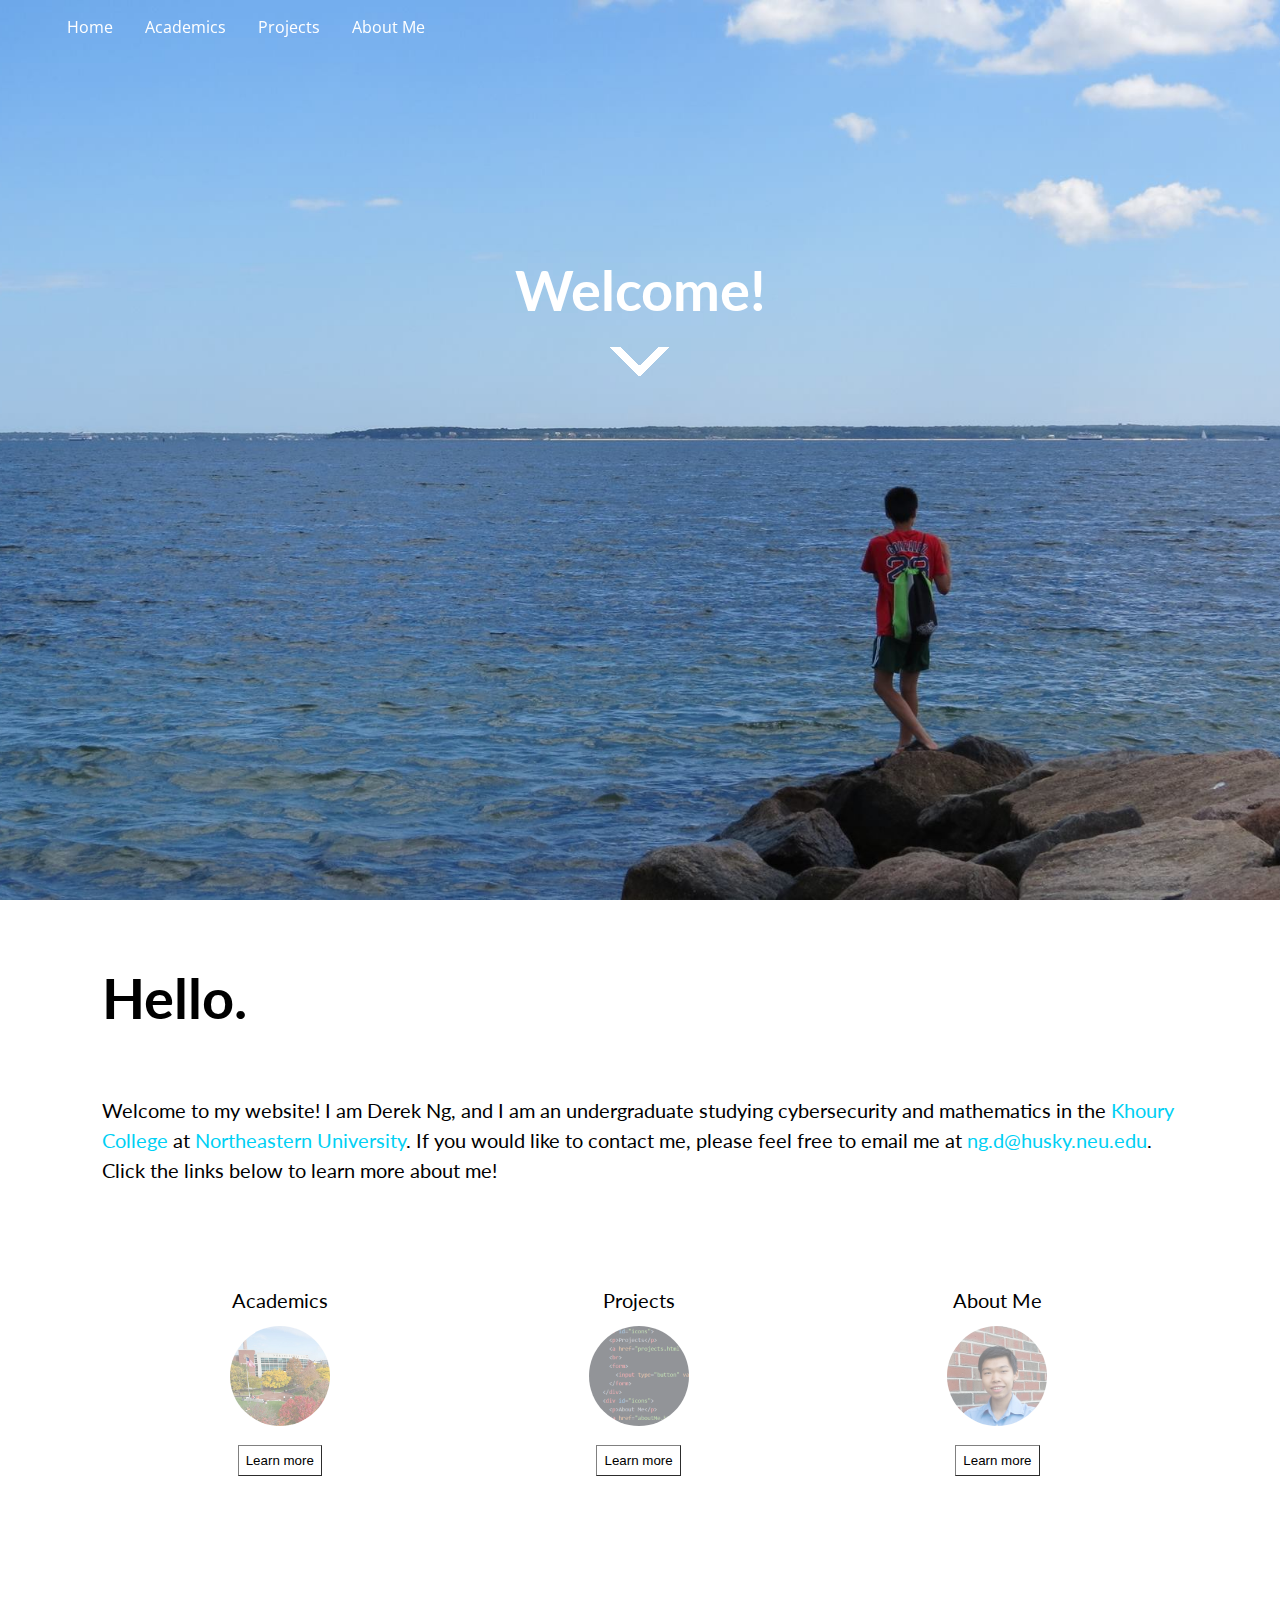
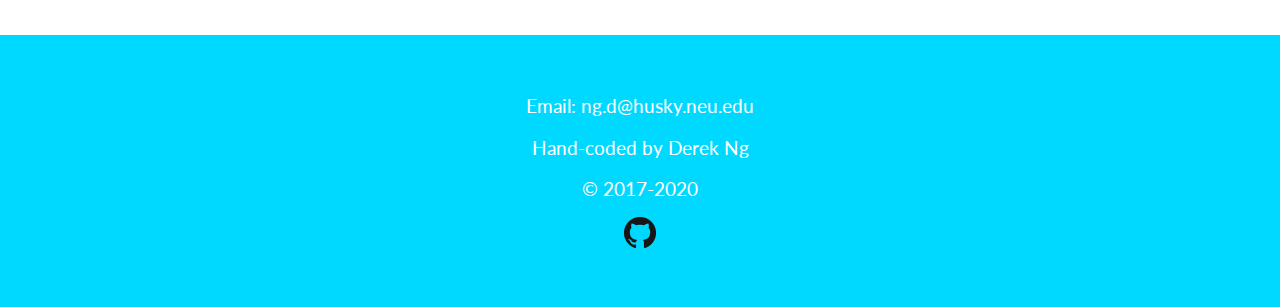
<file: index.html>
<!DOCTYPE html>
<html lang="en-US">
	<head>
		<meta charset="UTF-8">
		<title>Derek Ng | Home</title>
		<link rel="stylesheet" type="text/css" href="style.css">
		<link href='https://fonts.googleapis.com/css?family=Lato' rel='stylesheet'>
		<link href='https://fonts.googleapis.com/css?family=Oxygen' rel='stylesheet'>
		<link href='https://fonts.googleapis.com/css?family=Open+Sans' rel='stylesheet'>
		<meta name="viewport" content="width=device-width, initial-scale=1.0">
		<link rel="icon" href="images/favicon.png" type="image/icon" sizes="16x16">
		<script src="scripts.js"></script>
	</head>
	<body onscroll="navScroll()">
		<nav id="nav">
			<ul>
				<li><a href="index.html">Home</a></li>
				<li><a href="academics.html">Academics</a></li>
				<li><a href="projects.html">Projects</a></li>
				<li><a href="aboutMe.html">About Me</a></li>
			</ul>
		</nav>

		<div class="homeTitle">
			<h1>Welcome!<br><a href="#hi"><img src="images/arrow.png"></a></h1>
		</div>

		<div>
			<h2 id="hi">Hello.</h2>
			<p class="homeP">
				Welcome to my website! I am Derek Ng, and I am an undergraduate studying cybersecurity and mathematics in
				the <a href="https://www.khoury.northeastern.edu/" target="_blank">Khoury College</a> at
				<a href="https://www.northeastern.edu/" target="_blank">Northeastern University</a>.
				If you would like to contact me, please	feel free to email me at
				<a href="mailto:ng.d@husky.neu.edu" target="_top">ng.d@husky.neu.edu</a>.
				Click the links below to learn more about me!
			</p>

			<div id="bigDiv">
				<div id="icons">
					<p>Academics</p>
					<a href="academics.html"><img src="images/shillman.jpg" alt="Academics"></a>
					<br>
					<form>
						<input type="button" value="Learn more" onclick="window.location.href='academics.html'" />
					</form>
				</div>
				<div id="icons">
					<p>Projects</p>
					<a href="projects.html"><img src="images/projects.png" alt="Projects"></a>
					<br>
					<form>
						<input type="button" value="Learn more" onclick="window.location.href='projects.html'" />
					</form>
				</div>
				<div id="icons">
					<p>About Me</p>
					<a href="aboutMe.html"><img src="images/me.jpg" alt="Me"></a>
					<br>
					<form>
						<input type="button" value="Learn more" onclick="window.location.href='aboutMe.html'" />
					</form>
				</div>
			</div>

			<br><br><br><br><br>
		</div>

		<footer id="footer">
			<br><br><br>
			<p>Email: <a href="mailto:ng.d@husky.neu.edu" target="_top">ng.d@husky.neu.edu</a></p>
			<p>Hand-coded by Derek Ng</p>
			<p>&copy; 2017-2020</p>
			<p><a href="https://github.com/dng24" target="_blank"><img src="images/github.png" alt="Git Hub"></a></p>
			<br><br>
		</footer>
	</body>
</html>
</file>
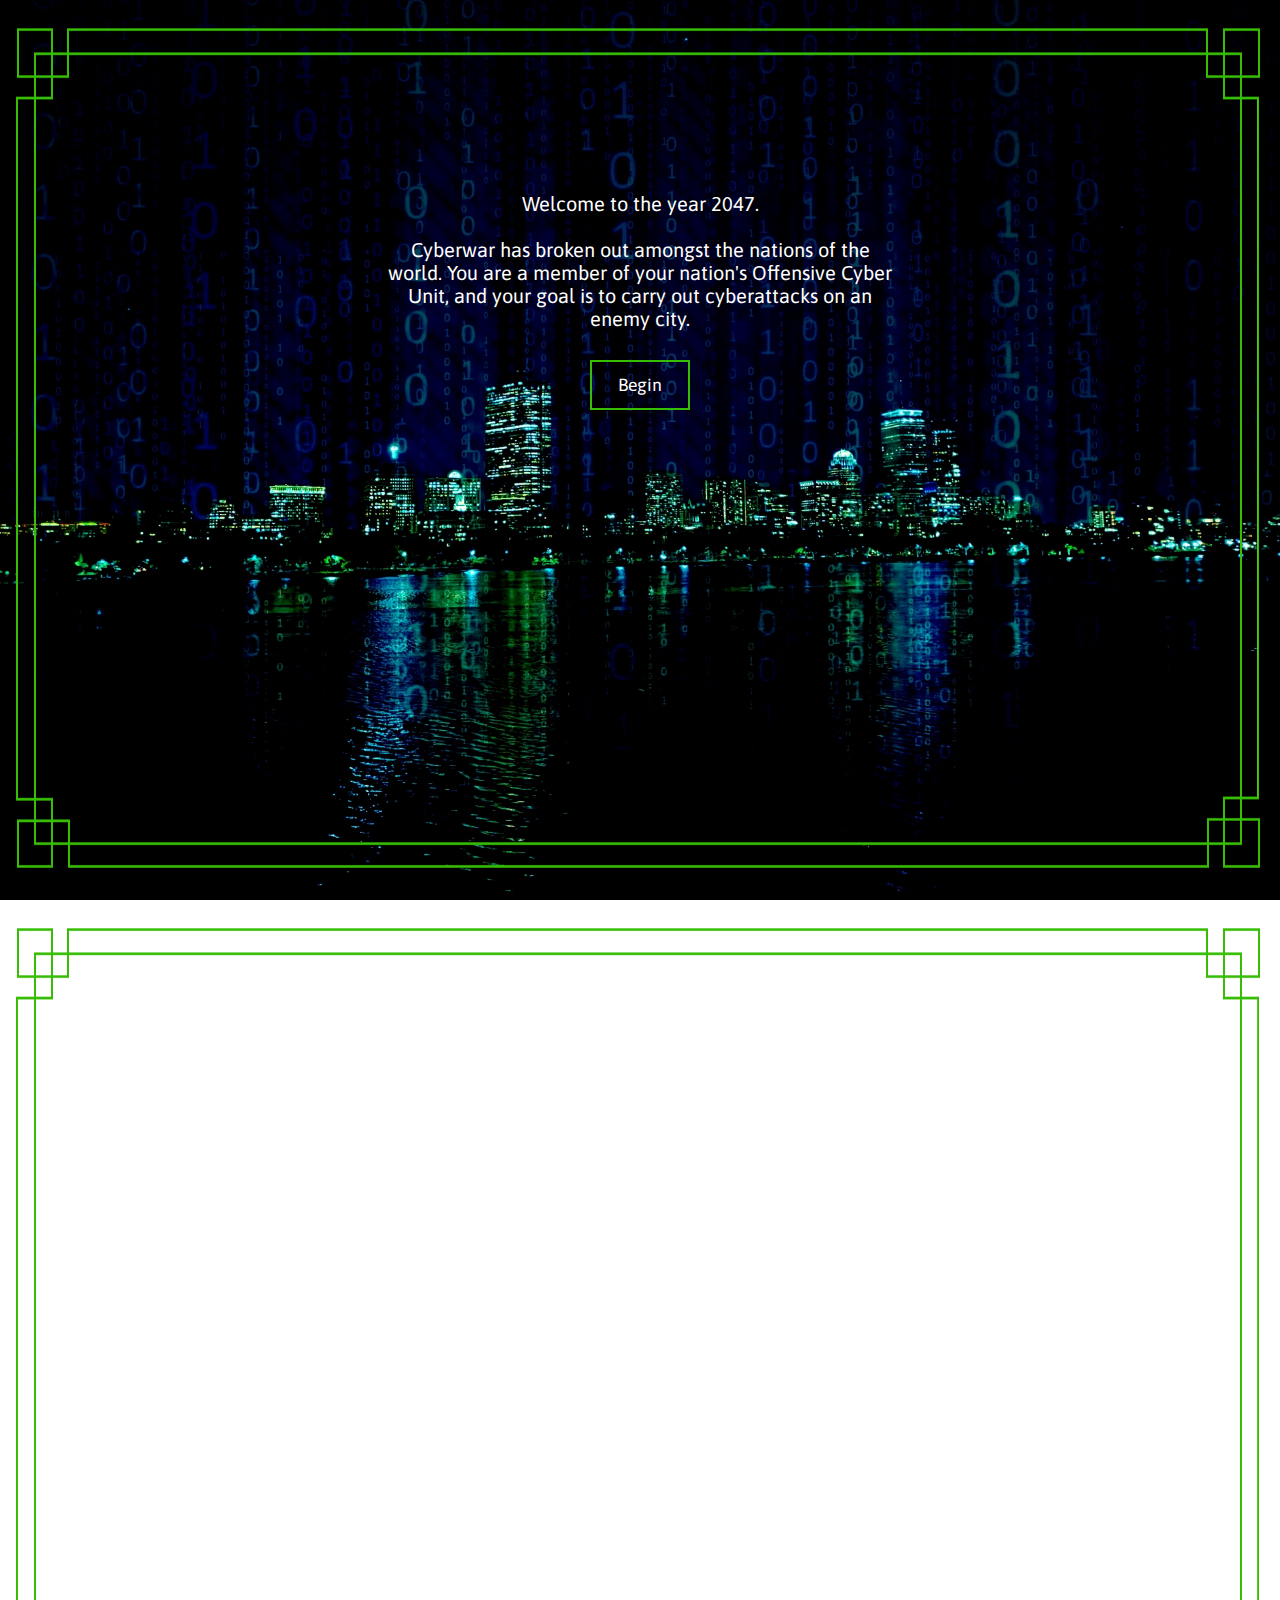
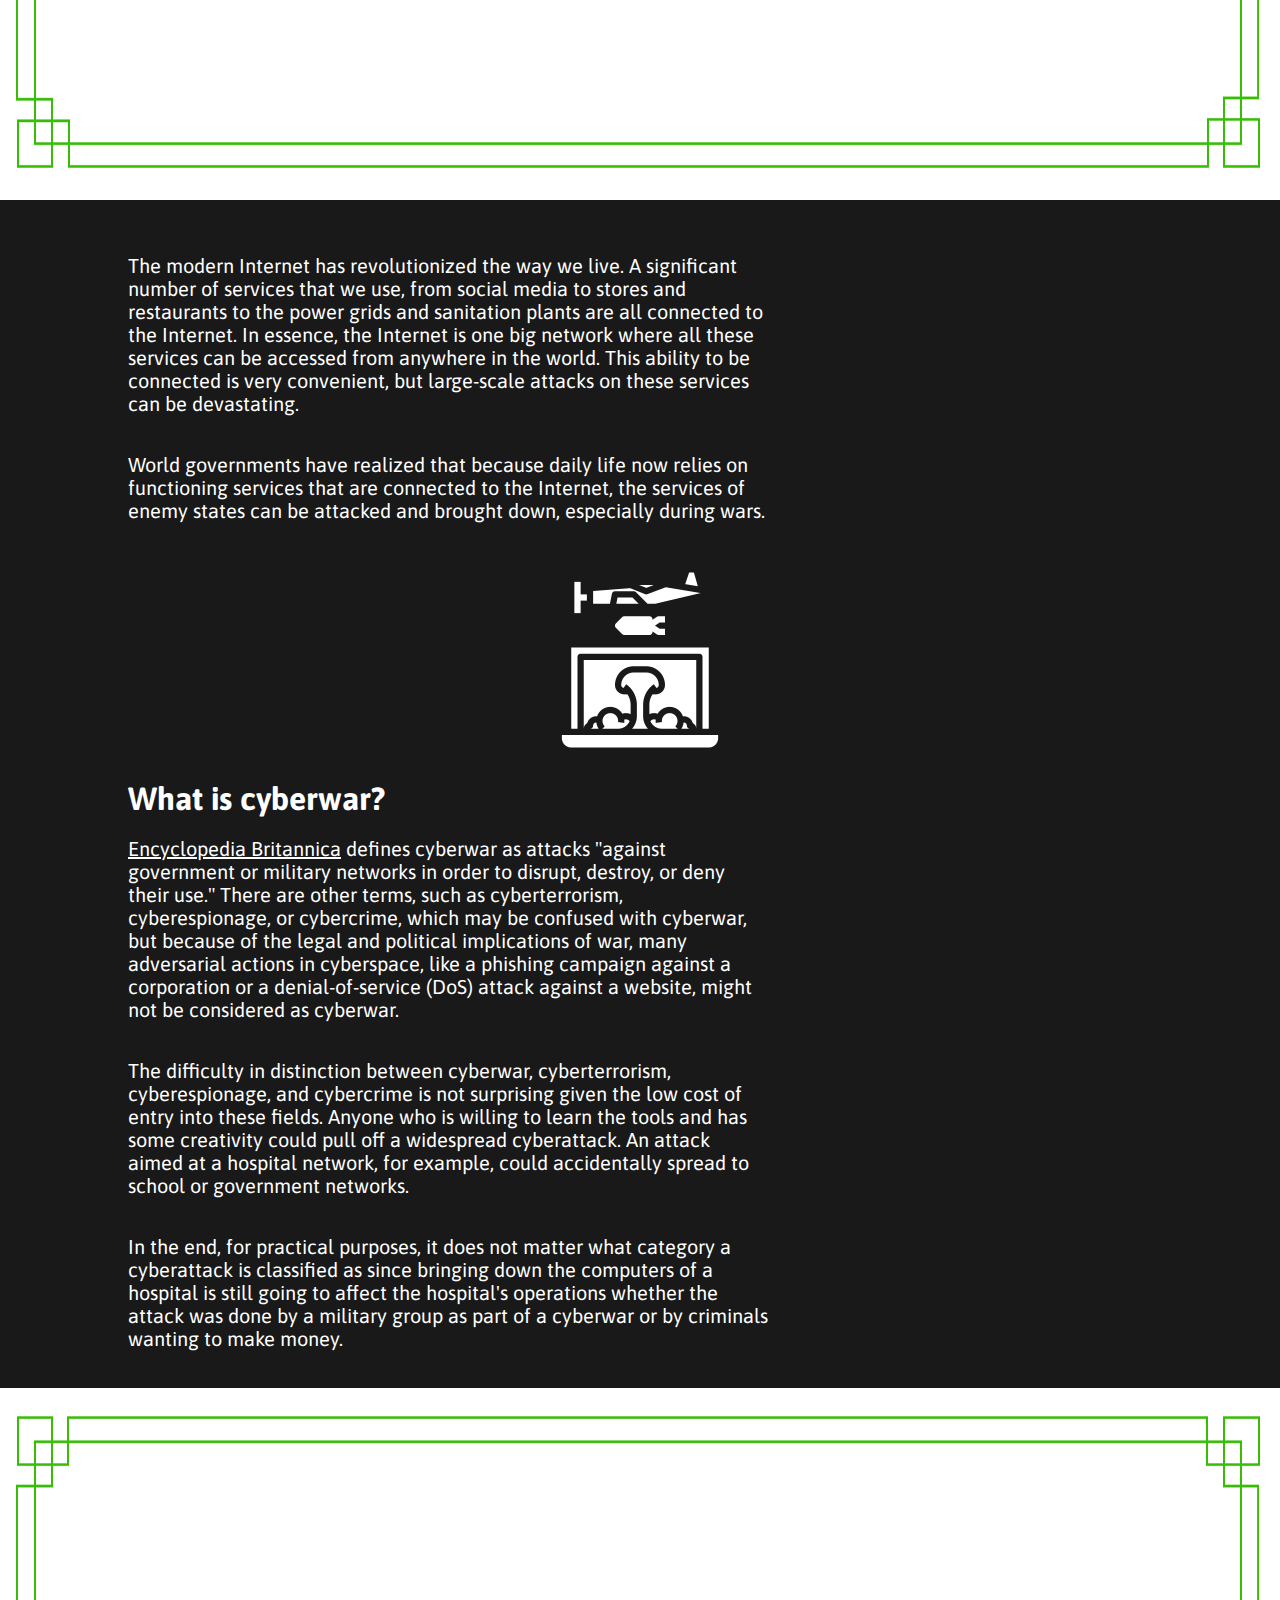
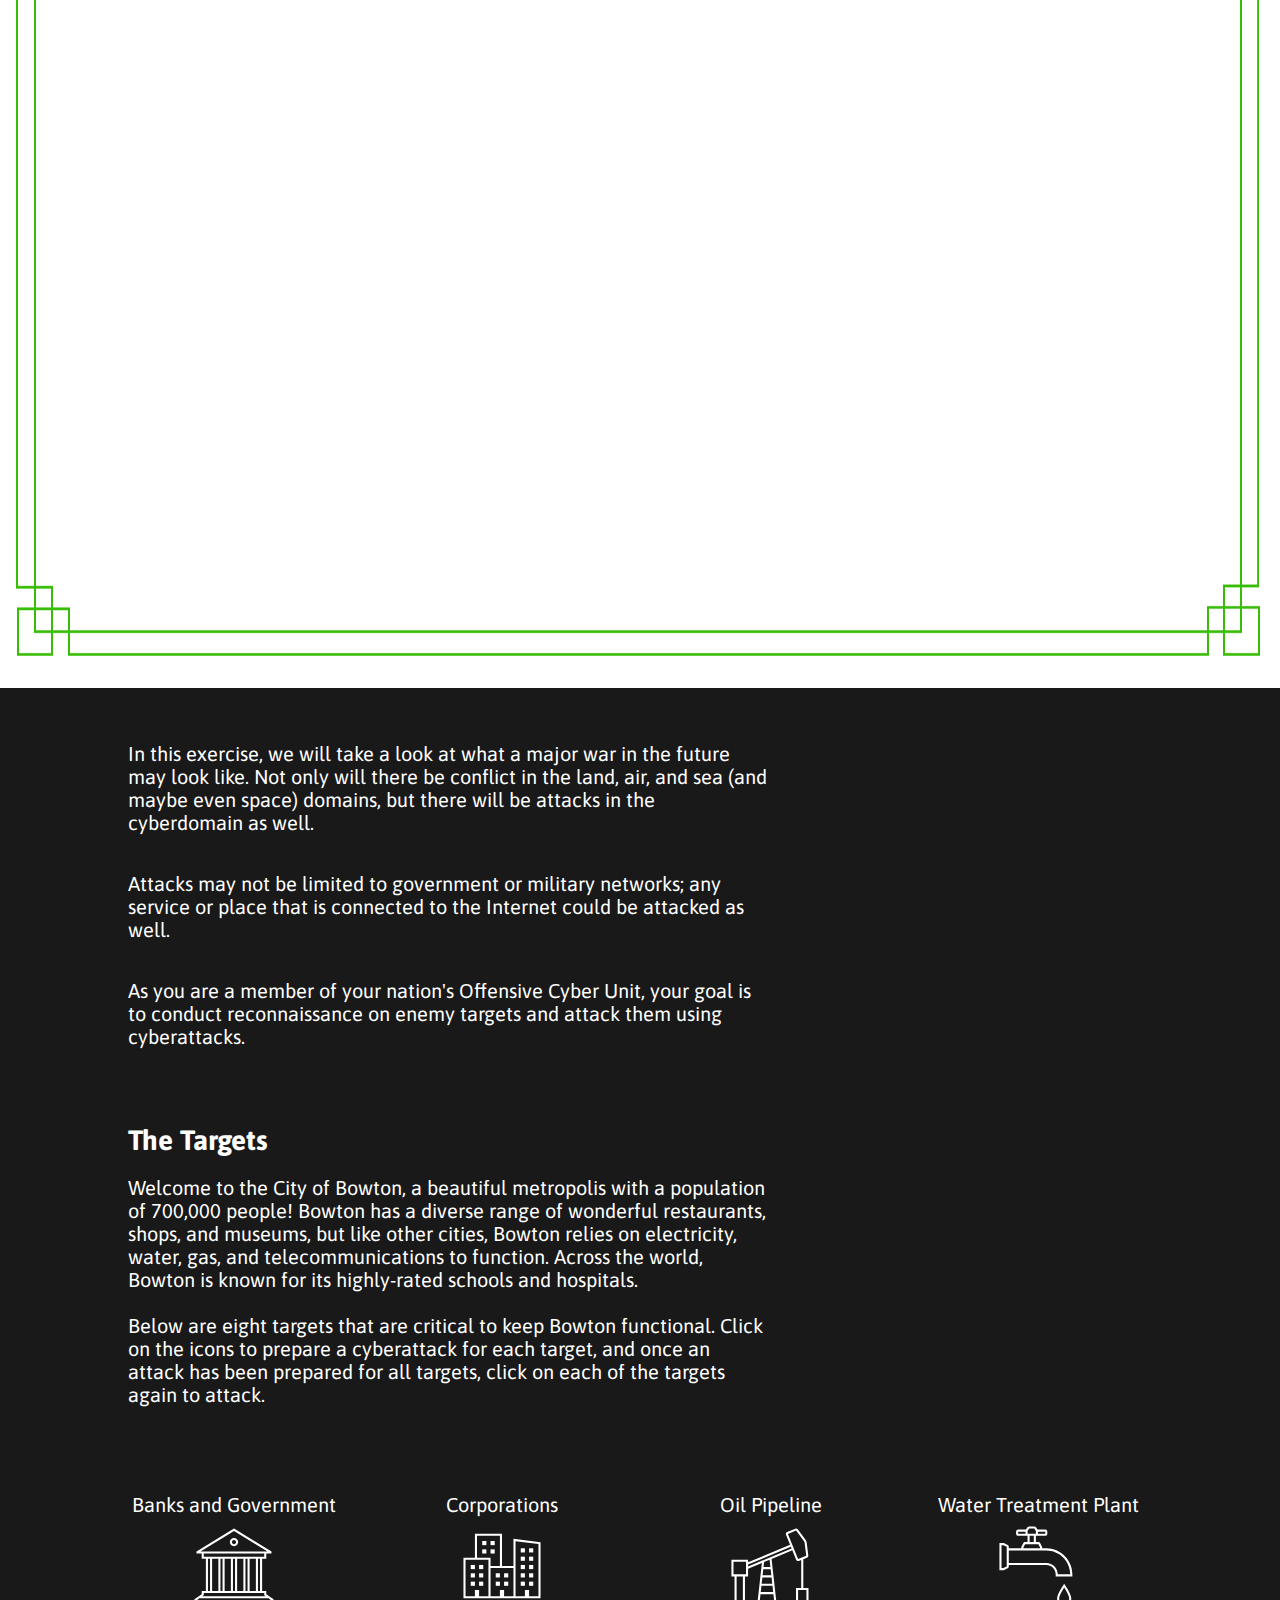
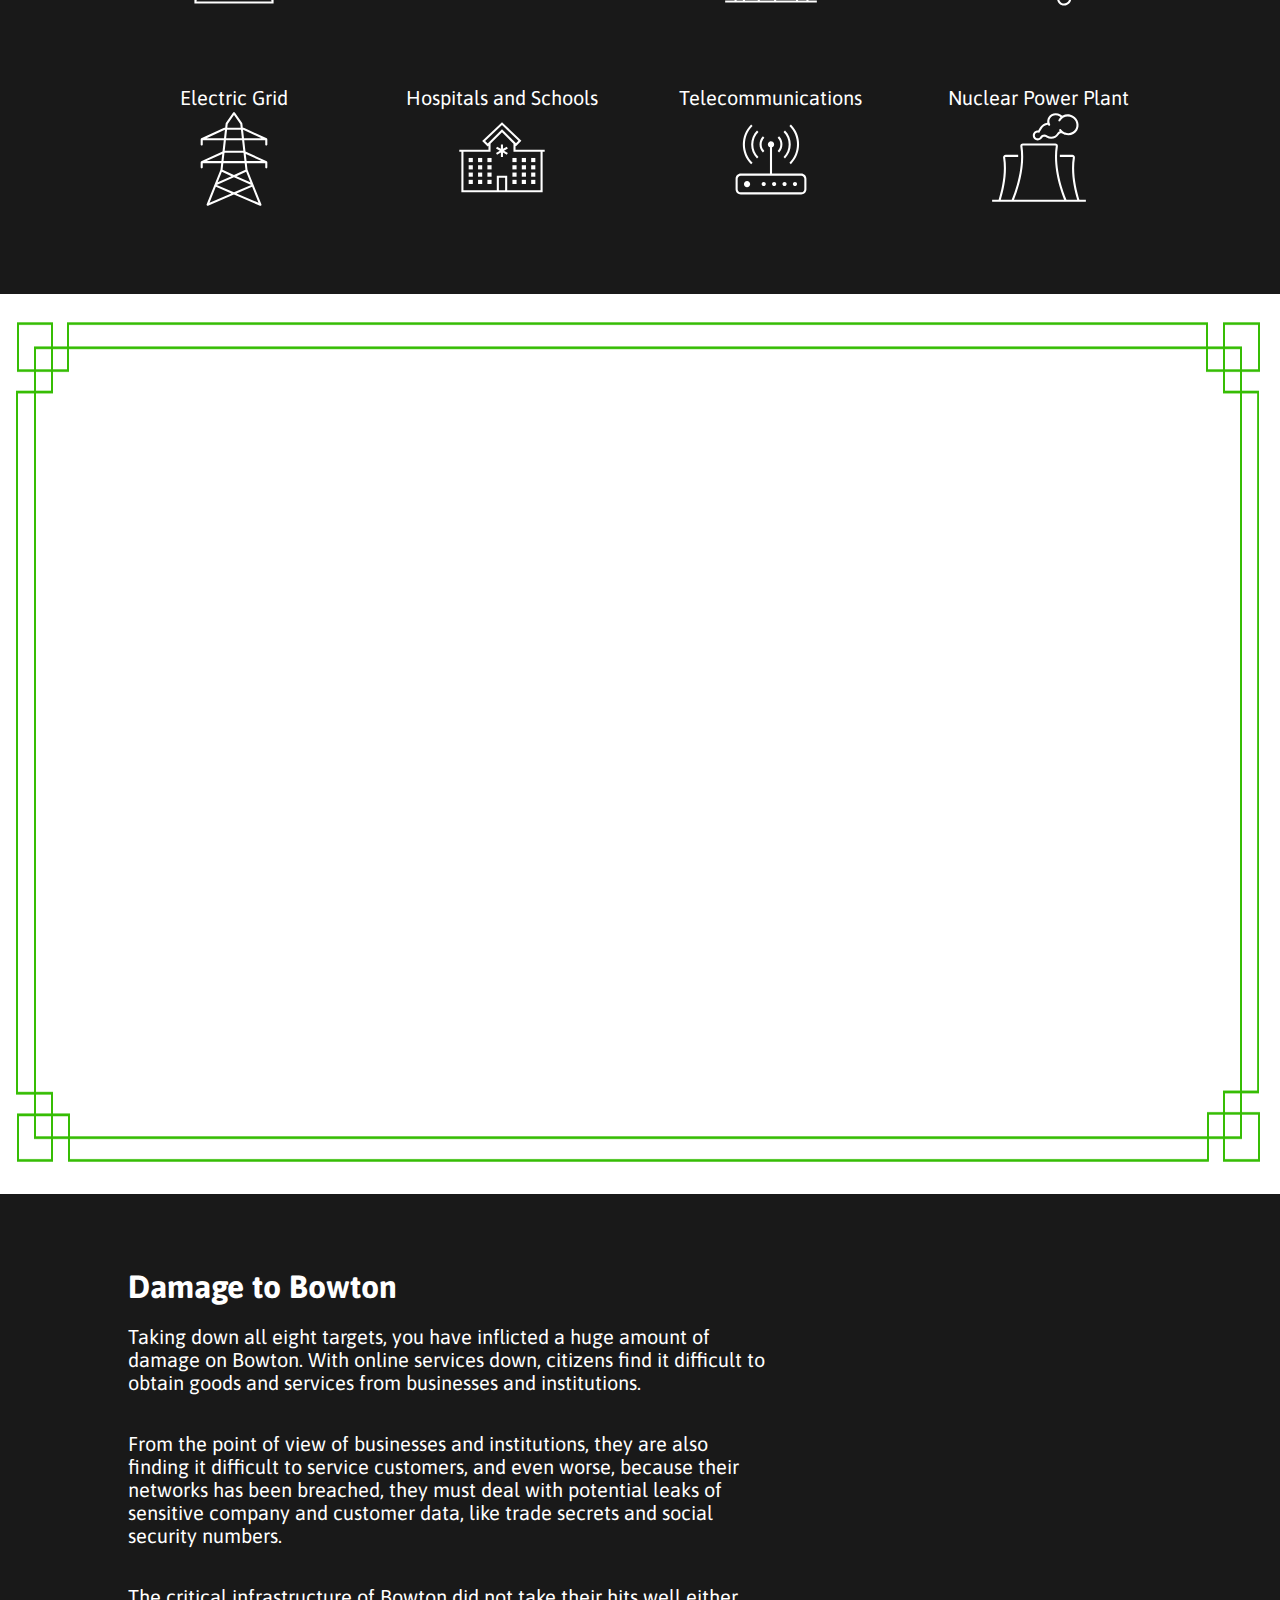
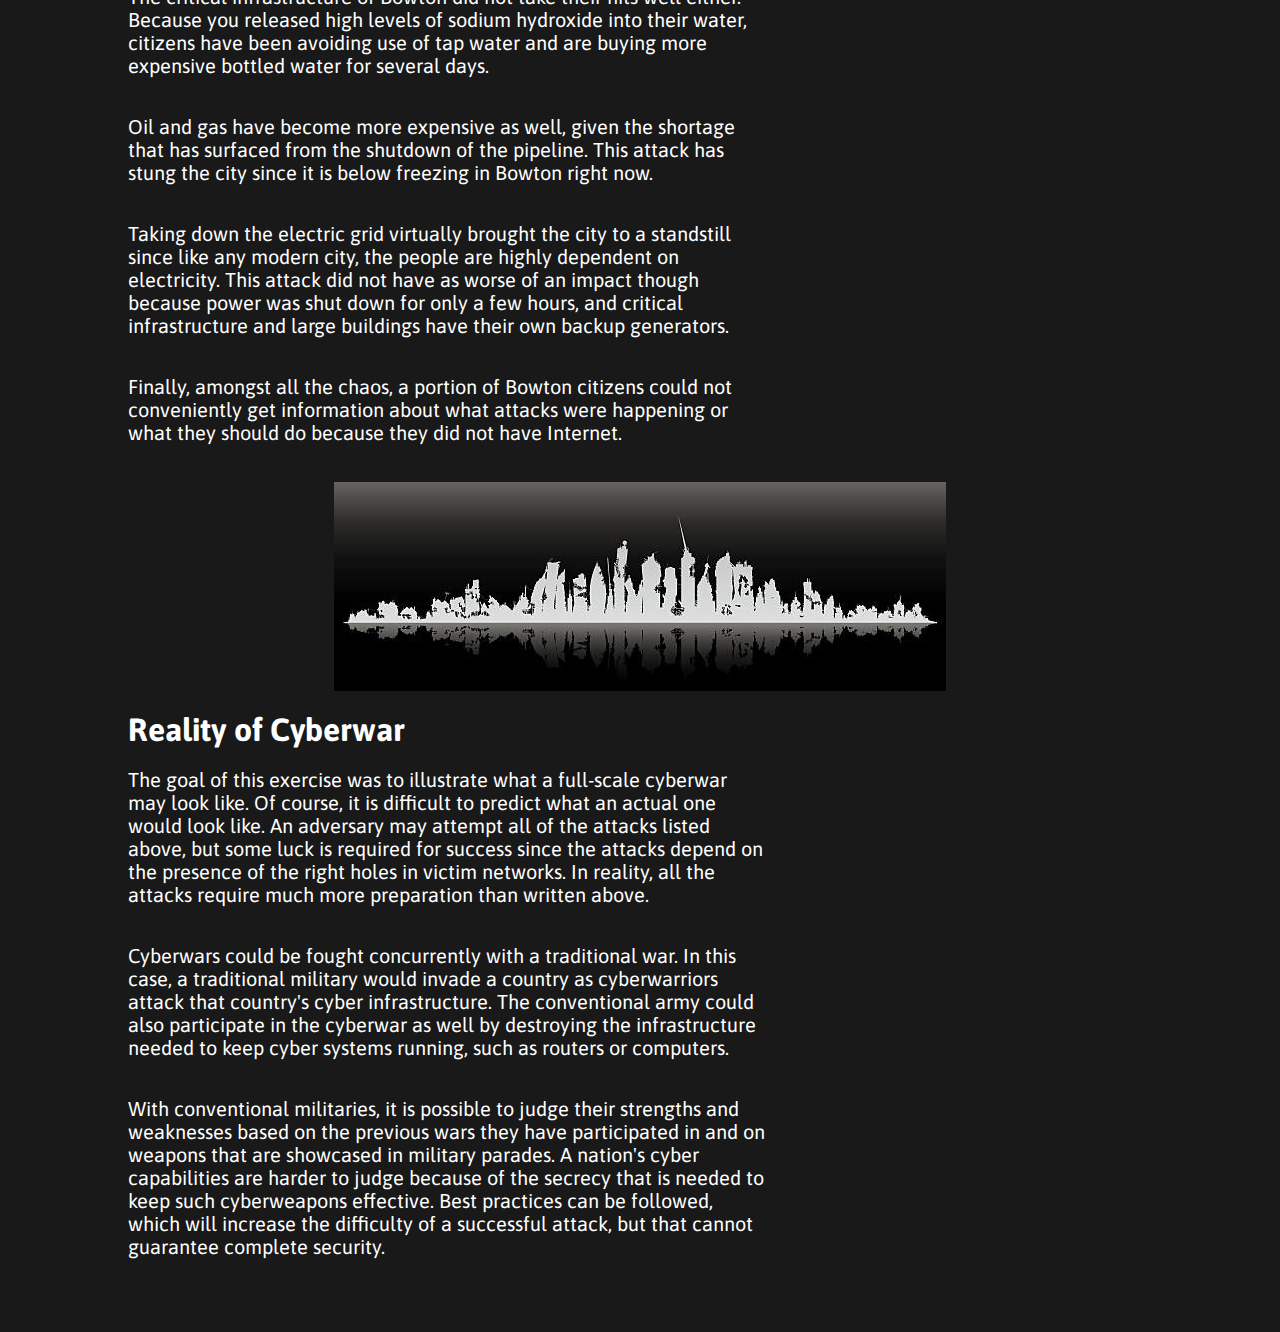
<file: cyber/index.html>
<!DOCTYPE html>
<html lang="en-us">
  <head>
      <meta charset="utf-8">
      <title>Cyberwar</title>
      <link rel="stylesheet" type="text/css" href="styles.css">
      <script src="scripts.js"></script>
      <link href="https://fonts.googleapis.com/css?family=Asap" rel="stylesheet">
      <meta name="viewport" content="width=device-width, initial-scale=1.0">
  </head>

  <body>
    <!--The Titles-->
    <div class="titleSlide">
      <p id="GO">Welcome to the year 2047.<br><br>Cyberwar has broken out amongst the nations of
        the world. You are a member of your nation's Offensive Cyber Unit, and your goal is to
        carry out cyberattacks on an enemy city.
       </p>
      <a href="#chapter1"><button class="titleBut">Begin</button></a>
    </div>

    <div id="chapter1" class="titleSlide">
      <h2 class="chapterTitles">Chapter 1. Tensions Rising</h2>
    </div>

    <div class="content">
      <br><br><br>
      <p>
        The modern Internet has revolutionized the way we live. A significant
        number of services that we use, from social media to stores and
        restaurants to the power grids and sanitation plants are all connected
        to the Internet. In essence, the Internet is one big network where all
        these services can be accessed from anywhere in the world. This ability
        to be connected is very convenient, but large-scale attacks on these
        services can be devastating.
      </p>
      <br>
      <p>
        World governments have realized that because daily life now relies on
        functioning services that are connected to the Internet, the services of enemy
        states can be attacked and brought down, especially during wars.
      </p>
      <br>
      <img src="cyberwar.png"> <!--https://static.thenounproject.com/png/2713267-200.png-->
      <h2>What is cyberwar?</h2>
      <p>
        <a href="https://www.britannica.com/topic/cyberwar" target="_blank">Encyclopedia Britannica</a>
        defines cyberwar as attacks "against government
        or military networks in order to disrupt, destroy, or deny their use."
        There are other terms, such as cyberterrorism, cyberespionage, or
        cybercrime, which may be confused with cyberwar, but because of the legal
        and political implications of war, many adversarial actions in cyberspace,
        like a phishing campaign against a corporation or a denial-of-service (DoS)
        attack against a website, might not be considered as cyberwar.
      </p>
      <br>
      <p>
        The difficulty in distinction between cyberwar, cyberterrorism,
        cyberespionage, and cybercrime is not surprising given the low
        cost of entry into these fields. Anyone who is willing to learn the tools and has some creativity
        could pull off a widespread cyberattack. An attack aimed at a hospital network,
        for example, could accidentally spread to school or government networks.
      </p>
      <br>
      <p>
        In the end, for practical purposes, it does not matter what category a
        cyberattack is classified as since bringing down the computers of a
        hospital is still going to affect the hospital's operations whether the
        attack was done by a military group as part of a cyberwar or by criminals
        wanting to make money.
      </p>
      <br>
    </div>

    <div id="chapter2" class="titleSlide">
      <h2 class="chapterTitles">Chapter 2. Destruction</h2>
    </div>

    <div class="content">
      <br><br><br>
      <p>
        In this exercise, we will take a look at what a major war in the future
        may look like. Not only will there be conflict in the land, air, and sea
        (and maybe even space) domains, but there will be attacks in the
        cyberdomain as well.
      </p>
      <br>
      <p>
        Attacks may not be limited to government or military networks; any service
        or place that is connected to the Internet could be attacked as well.
      </p>
      <br>
      <p>
        As you are a member of your nation's Offensive Cyber Unit, your goal
        is to conduct reconnaissance on enemy targets and attack them using
        cyberattacks.
      </p>
      <br><br>

      <!--The main content-->
      <div id="mainContent">
        <h3 id="arrow">The Targets</h3>
        <p>
          Welcome to the City of Bowton, a beautiful metropolis with a
          population of 700,000 people! Bowton has a diverse range of
          wonderful restaurants, shops, and museums, but like other cities,
          Bowton relies on electricity, water, gas, and telecommunications to
          function. Across the world, Bowton is known for its highly-rated
          schools and hospitals.
          <br><br>
          Below are eight targets that are critical to keep Bowton functional.
          Click on the icons to prepare a cyberattack for each target, and once
          an attack has been prepared for all targets, click on each of the
          targets again to attack.
        </p>
        <div class="bigDiv">
          <div id="bankIcon" class="icons" onclick="showModal('bankReconModal')">
            <p>Banks and Government</p>
            <img src="bank.svg" alt="bank" id="bankImg">
          </div>
          <div id="corporationIcon" class="icons" onclick="showModal('corporationReconModal')">
            <p>Corporations</p>
            <img src="corporation.svg" alt="corporation" id="corporationImg">
          </div>
          <div id="pipelineIcon" class="icons" onclick="showModal('pipelineReconModal')">
            <p>Oil Pipeline</p>
            <img src="pipeline.svg" alt="pipeline" id="pipelineImg">
          </div>
          <div id="waterplantIcon" class="icons" onclick="showModal('waterplantReconModal')">
            <p>Water Treatment Plant</p>
            <img src="waterplant.svg" alt="waterplant" id="waterplantImg">
          </div>
        </div>
        <div class="bigDiv">
          <div id="electricgridIcon" class="icons" onclick="showModal('electricgridReconModal')">
            <p>Electric Grid</p>
            <img src="electricgrid.svg" alt="electricgrid" id="electricgridImg">
          </div>
          <div id="hospitalIcon" class="icons" onclick="showModal('hospitalReconModal')">
            <p>Hospitals and Schools</p>
            <img src="hospital.svg" alt="hospital" id="hospitalImg">
          </div>
          <div id="ispIcon" class="icons" onclick="showModal('ispReconModal')">
            <p>Telecommunications</p>
            <img src="isp.svg" alt="isp" id="ispImg">
          </div>
          <div id="nuclearplantIcon" class="icons" onclick="showModal('nuclearplantReconModal')">
            <p>Nuclear Power Plant</p>
            <img src="nuclearplant.svg" alt="nuclearplant" id="nuclearplantImg">
          </div>
        </div>
      </div>

      <br>
    </div>

    <div id="bankReconModal" class="modal">
      <div class="modalContent">
        <span class="closeBtn" onclick="hideModal('bankReconModal');">&times;</span>
        <h3>Prepare to attack bank and government websites</h3>
        <p>
          The citizens of Bowton rely on government and bank websites to
          access government services and to complete financial transactions.
          During this war, citizens have also received important and accurate
          information about the war from government websites.
        </p>
        <p>
          <b>Your Goal:</b> Deny citizens access to Bowton government and bank websites
        </p>
        <p>
          <b>Vector of Attack:</b> Distributed denial of service (DDoS) - an attack
          where multiple computers bombard a server with so many requests for its
          website such that the server cannot process all requests. As a result,
          legitimate users may not be able to access the affected website.
        </p>
        <p>
          <b>Preparation of attack:</b> Create a botnet, which is a network of computers
          that can be controlled remotely, by tricking people into downloading
          a script that bombards the targeted websites with requests.
        </p>
        <br><br><br>
        <button class="titleBut modalBtn" onclick="performRecon('bankReconModal');">Build botnet</button>
        <br><br><br>
      </div>
    </div>

    <div id="corporationReconModal" class="modal">
      <div class="modalContent">
        <span class="closeBtn" onclick="hideModal('corporationReconModal');">&times;</span>
        <h3>Prepare to attack Bowton businesses</h3>
        <p>
          Bowton is the location of the headquarters of some very large businesses
          that citizens use daily. Wouldn't it be nice to discover some of their
          secrets and steal sensitive customer data?
        </p>
        <p>
          <b>Your Goal:</b> Install backdoors into the systems of these businesses
          so that you can snoop around their servers.
        </p>
        <p>
          <b>Vector of Attack:</b> Remote code execution (attack that allows bad actors to run their
          code on your servers) using the Log4j zero-day vulnerability (a serious and widespread vulnerability
          that allows for RCE)
        </p>
        <p>
          <b>Preparation of attack:</b> The Log4j vulnerability works by typing a specific input
          into a vulnerable application, which sends the input to a server. Upon receiving the
          input, the server downloads and executes code from a malicious server specified in the
          input.
          <br><br>
          To prepare, you write a script that enables a backdoor in the servers of these companies.
          This script will be downloaded and executed when the Log4j attack is launched.
        </p>
        <br><br><br>
        <button class="titleBut modalBtn" onclick="performRecon('corporationReconModal');">Write backdoor script</button>
        <br><br><br>
      </div>
    </div>

    <div id="pipelineReconModal" class="modal">
      <div class="modalContent">
        <span class="closeBtn" onclick="hideModal('pipelineReconModal');">&times;</span>
        <h3>Prepare to attack oil pipeline</h3>
        <p>
          Bowton relies on pipelines to bring in oil and gas for fuel to heat buildings and for
          vehicles like cars, buses, and planes. Because it is winter in Bowton now, disrupting the
          flow of oil and gas will have a significant impact on the city.
        </p>
        <p>
          <b>Your Goal:</b> Get into the pipeline's systems and disrupt the flow of oil and gas.
        </p>
        <p>
          <b>Vector of Attack:</b> Leaked password
        </p>
        <p>
          <b>Preparation of attack:</b> Sometimes it is not necessary to have to hack through a
          backdoor; going through the front door works as well - that is, if you have the key. You
          keep up with cybersecurity news and are aware that this oil pipeline company has recently
          suffered a data breach. Maybe the passwords to its systems are lying somewhere in the
          dark web... To prepare, you search the dark web in an attempt to find these passwords.
        </p>
        <br><br><br>
        <button class="titleBut modalBtn" onclick="performRecon('pipelineReconModal');">Search dark web for passwords</button>
        <br><br><br>
      </div>
    </div>

    <div id="waterplantReconModal" class="modal">
      <div class="modalContent">
        <span class="closeBtn" onclick="hideModal('waterplantReconModal');">&times;</span>
        <h3>Prepare to attack water treatment plant</h3>
        <p>
          Treating wastewater is an important part of a functioning city. Without it, health and
          environmental concerns could arise from water pollution. As part of the treatment process,
          sodium hydroxide is added to the water. In small amounts, sodium hydroxide is fine, but
          large amounts can be dangerous.
        </p>
        <p>
          <b>Your Goal:</b> Get into the human machine interface (HMI) that controls the amount of
          sodium hydroxide in the water and raise its levels to a dangerous amount.
        </p>
        <p>
          <b>Vector of Attack:</b> Guess password to the HMI
        </p>
        <p>
          <b>Preparation of attack:</b> In your research, you have scanned the network of the
          water treatment plant and have found a login page to their systems that have been left
          exposed to the public Internet so that employees can remotely check on the plant. To
          prepare, you research possible credentials that they might use.
        </p>
        <br><br><br>
        <button class="titleBut modalBtn" onclick="performRecon('waterplantReconModal');">Research possible credentials</button>
        <br><br><br>
      </div>
    </div>

    <div id="electricgridReconModal" class="modal">
      <div class="modalContent">
        <span class="closeBtn" onclick="hideModal('electricgridReconModal');">&times;</span>
        <h3>Prepare to attack electric grid</h3>
        <p>
          The electric grid provides the most essential aspect of a functioning society:
          electricity. Without it, very few things can run. Cutting power to the city should bring
          it to a standstill.
        </p>
        <p>
          <b>Your Goal:</b> Break into the systems of the electric grid, switch off the substations,
          and delete as many things as possible to slow their recovery.
        </p>
        <p>
          <b>Vector of Attack:</b> Spear phishing emails
        </p>
        <p>
          <b>Preparation of attack:</b> In spear phishing, targeted emails are sent to certain
          people in order to try to trick them into providing sensitive information or opening a
          malicious file. To prepare, you draft an email, which you send to electric company
          employees, pretending to be their CEO. In the email, you write that
          an urgent matter needs to be addressed, followed by a link to get more details on the
          matter. The link leads to a fake electric company login page where employees are tricked
          into entering their real credentials, which allows them to download a PDF that contains
          the details of the matter. Little do the employees know that the PDF, when opened,
          installs backdoors to the electric company's systems and that you have their passwords.
        </p>
        <br><br><br>
        <button class="titleBut modalBtn" onclick="performRecon('electricgridReconModal');">Create PDF, fake website, and email</button>
        <br><br><br>
      </div>
    </div>

    <div id="hospitalReconModal" class="modal">
      <div class="modalContent">
        <span class="closeBtn" onclick="hideModal('hospitalReconModal');">&times;</span>
        <h3>Prepare to attack hospitals and schools</h3>
        <p>
          Hospitals and public schools are highly vulnerable targets to cyberattacks because of
          their importance but relatively lax standards in cybersecurity. Hospitals and schools are
          digitalizing patient and student records, which means a compromise of these could severely
          damage the operations of these institutions.
        </p>
        <p>
          <b>Your Goal:</b> Prevent hospitals and schools from accessing their records by encrypting
          their files and holding the decryption key for ransom.
        </p>
        <p>
          <b>Vector of Attack:</b> Spear phishing emails and ransomware
        </p>
        <p>
          <b>Preparation of attack:</b> A spear phishing email is an email targeted at key
          individuals which tricks them into clicking a link that downloads malware. To prepare for
          this attack, write some code that encrypts all the files on a system. To make your attack
          more nefarious, write some additional code that spreads your ransomware to other
          computers over the network so that every computer at your targets become infected.
        </p>
        <br><br><br>
        <button class="titleBut modalBtn" onclick="performRecon('hospitalReconModal');">Write ransomware code</button>
        <br><br><br>
      </div>
    </div>

    <div id="ispReconModal" class="modal">
      <div class="modalContent">
        <span class="closeBtn" onclick="hideModal('ispReconModal');">&times;</span>
        <h3>Prepare to attack ISP</h3>
        <p>
          The Internet is an essential part of life now; our digital lives rival that of our
          physical ones. Behind the scenes, Internet service providers (ISP) keep the backbones of
          the Internet running. Without them, the Internet simply would not exist. If you could
          comromise the core routers of the Internet, you could take out Internet service for a
          large number of commercial and residential users.
        </p>
        <p>
          <b>Your Goal:</b> Gain access to the core routers of the ISP in Bowton and shut them down.
        </p>
        <p>
          <b>Vector of Attack:</b> Zero-day vulnerability (a previously unknown vulnerability) that
          provides a backdoor into a machine
        </p>
        <p>
          <b>Preparation of attack:</b> Third-party software can contain bugs that allow
          unauthorized users to gain access into systems. Because it is easier to use existing
          software than write new versions, companies will use existing third-party software as a part of their operations. If
          a vulnerability exists in the third-party software, then all the companies that use that
          software are vulnerable as well.
          <br><br>
          To prepare, do a scan of the ISP's network to determine possible software that the ISP
          uses. After finding some software that they use, do an online search for vulnerabilities
          in the software and read up on how to exploit the vulnerabilities.
        </p>
        <br><br><br>
        <button class="titleBut modalBtn" onclick="performRecon('ispReconModal');">Search for vulnerabilities</button>
        <br><br><br>
      </div>
    </div>

    <div id="nuclearplantReconModal" class="modal">
      <div class="modalContent">
        <span class="closeBtn" onclick="hideModal('nuclearplantReconModal');">&times;</span>
        <h3>Prepare to attack nuclear plant</h3>
        <p>
          A significant amount of Bowton's electricity is generated from the nearby nuclear plant.
          The nuclear plant utilizes centrifuges as part of the process to generate electricity. If
          you can gain access to the controls for the centrifuges, you could spin the centrifuges so
          fast that they break themselves apart.
        </p>
        <p>
          <b>Your Goal:</b> Gain access to the centrifuges and spin them as fast as possible.
        </p>
        <p>
          <b>Vector of Attack:</b> Spear-phishing and Worm (a piece of malware that spreads by
          replicating itself)
        </p>
        <p>
          <b>Preparation of attack:</b> Like many networks, a lot of machines are connected to the
          nuclear plant's network. More important machines are hidden behind more layers of
          security. The centrifuges are an integral part of the plant, so its computers are
          air gapped, or not connected to the Internet. The only way to transfer information
          between the centrifuge computers and the outside world is through a USB stick.
          <br><br>
          To prepare for attack, write the worm that will spread through the plant's network, onto
          the USB devices, and into the centrifuge. To get your worm inside the plant, you will
          send a phishing email as your attack.
        </p>
        <br><br><br>
        <button class="titleBut modalBtn" onclick="performRecon('nuclearplantReconModal');">Write a worm</button>
        <br><br><br>
      </div>
    </div>

    <div id="bankAttackModal" class="modal">
      <div class="modalContent">
        <span class="closeBtn" onclick="hideModal('bankAttackModal');">&times;</span>
        <h3>Attack bank and government websites</h3>
        <p>
          Now that you have your botnet of computers, it is time to get all of
          them to spam Bowton's government and bank websites all at once with
          traffic.
        </p>
        <p>
          <b>Your Goal:</b> Deny citizens access to Bowton government and bank websites
        </p>
        <p>
          <b>Vector of Attack:</b> Distributed denial of service (DDoS) - an attack
          where multiple computers bombard a server with so many requests for its
          website such that the server cannot process all requests. As a result,
          legitimate users may not be able to access the affected website.
        </p>
        <p>
          <b>Attack:</b> Tell all the computers in your botnet to DDoS the
          selected websites with traffic.
        </p>
        <br><br><br>
        <button class="titleBut modalBtn" onclick="performAttack('bankAttackModal');">DDoS websites</button>
        <br><br><br>
      </div>
    </div>

    <div id="corporationAttackModal" class="modal">
      <div class="modalContent">
        <span class="closeBtn" onclick="hideModal('corporationAttackModal');">&times;</span>
        <h3>Attack Bowton businesses</h3>
        <p>
          You have written code to enable a backdoor in the servers of these businesses. It is
          time to exploit the Log4j vulnerability on the websites and applications of these
          businesses, so that you can execute your code on their servers.
        </p>
        <p>
          <b>Your Goal:</b> Install a backdoor into the systems of these businesses
          so that you can snoop around their servers.
        </p>
        <p>
          <b>Vector of Attack:</b> Remote code execution (allowing attackers to run their code on
          your server) using the Log4j zero-day vulnerability (a serious and widespread vulnerability
          that allows for RCE)
        </p>
        <p>
          <b>Attack:</b> The Log4j vulnerability is widespread, but not every system is prone to
          attack, either because the system does not use the Log4j software, or it uses a patched
          version of the Log4j software. To attack, you try injecting your code into every text box
          on the websites and applications of your target businesses.
        </p>
        <br><br><br>
        <button class="titleBut modalBtn" onclick="performAttack('corporationAttackModal');">Inject your code</button>
        <br><br><br>
      </div>
    </div>

    <div id="pipelineAttackModal" class="modal">
      <div class="modalContent">
        <span class="closeBtn" onclick="hideModal('pipelineAttackModal');">&times;</span>
        <h3>Attack oil pipeline</h3>
        <p>
          You have found leaked passwords on the dark web from the pipeline company's data breach.
          They probably have changed their passwords since the breach has occurred, but it doesn't
          hurt to try to login.
        </p>
        <p>
          <b>Your Goal:</b> Get into the pipeline's systems and disrupt the flow of oil and gas
        </p>
        <p>
          <b>Vector of Attack:</b> Leaked password
        </p>
        <p>
          <b>Attack:</b> If you can manage to login to one of the oil pipeline company's systems,
          you may be able to find a way to hop to the interface that controls the flow of oil and
          stop it. A more nefarious attack would be to stop the flow of oil but have the dashboards
          still indicate that oil is still flowing. Other chaos you could inflict include encrypting
          or deleting important files.
        </p>
        <br><br><br>
        <button class="titleBut modalBtn" onclick="performAttack('pipelineAttackModal');">Login with leaked passwords</button>
        <br><br><br>
      </div>
    </div>

    <div id="waterplantAttackModal" class="modal">
      <div class="modalContent">
        <span class="closeBtn" onclick="hideModal('waterplantAttackModal');">&times;</span>
        <h3>Attack water treatment plant</h3>
        <p>
          You have created a list of possible credentials for a system at the water treatment plant.
          It is time to test out these credentials.
        </p>
        <p>
          <b>Your Goal:</b> Get into the human machine interface (HMI) that controls the amount of
          sodium hydroxide in the water and raise its levels to a dangerous amount.
        </p>
        <p>
          <b>Vector of Attack:</b> Guess password to the HMI
        </p>
        <p>
          <b>Attack:</b> Enter the potential credentials into the login page. If none of them work,
          you might use some tools, like Burp Suite, to brute force the credentials.
        </p>
        <br><br><br>
        <button class="titleBut modalBtn" onclick="performAttack('waterplantAttackModal');">Guess credentials</button>
        <br><br><br>
      </div>
    </div>

    <div id="electricgridAttackModal" class="modal">
      <div class="modalContent">
        <span class="closeBtn" onclick="hideModal('electricgridAttackModal');">&times;</span>
        <h3>Attack electric grid</h3>
        <p>
          You have sent your spear phishing email to all employees of the electric company to
          increase the chances of someone falling for the trick. Several of the employees have
          entered their real credentials into your fake login page and have infected their machines
          with the malware from your PDF, which gives you an opening to access the company's internal
          systems.
        </p>
        <p>
          <b>Your Goal:</b> Break into the systems of the electric grid, switch off the substations,
          and delete as many things as possible to slow their recovery.
        </p>
        <p>
          <b>Vector of Attack:</b> Spear phishing emails
        </p>
        <p>
          <b>Attack:</b> A few employees who have access to the substation interface have fallen
          victim to your email, which allows you to shut down power. The credentials that you have
          received from the fake login page also comes in handy in deleting files since certain
          important files can be deleted only by those who have access to them.
        </p>
        <br><br><br>
        <button class="titleBut modalBtn" onclick="performAttack('electricgridAttackModal');">Shut off power and delete files</button>
        <br><br><br>
      </div>
    </div>

    <div id="hospitalAttackModal" class="modal">
      <div class="modalContent">
        <span class="closeBtn" onclick="hideModal('hospitalAttackModal');">&times;</span>
        <h3>Attack hospitals and schools</h3>
        <p>
          You have your ransomware that can encrypt computers and spread itself over networks. It is
          now time to send your phishing email to the employees of Bowton schools and hospitals.
        </p>
        <p>
          <b>Your Goal:</b> Prevent hospitals and schools from accessing their records by encrypting
          their files and holding the decryption key for ransom.
        </p>
        <p>
          <b>Vector of Attack:</b> Spear phishing emails and ransomware
        </p>
        <p>
          <b>Attack:</b> Send a phishing email which tricks Bowton hospital and school employees
          into clicking a link that downloads and runs your ransomware code.
        </p>
        <br><br><br>
        <button class="titleBut modalBtn" onclick="performAttack('hospitalAttackModal');">Send phishing email</button>
        <br><br><br>
      </div>
    </div>

    <div id="ispAttackModal" class="modal">
      <div class="modalContent">
        <span class="closeBtn" onclick="hideModal('ispAttackModal');">&times;</span>
        <h3>Attack ISP</h3>
        <p>
          You have found some software that your ISP uses that may be vulnerable. It is time to
          exploit the vulnerability to get a backdoor into their systems.
        </p>
        <p>
          <b>Your Goal:</b> Gain access to the core routers of the ISP in Bowton and shut them down.
        </p>
        <p>
          <b>Vector of Attack:</b> Zero-day vulnerability (a previously unknown vulnerability) that
          provides a backdoor into a machine
        </p>
        <p>
          <b>Attack:</b> Run your exploit to get a backdoor in the ISP's systems. You hope that the
          ISP did not upgrade their software to the latest version since your exploit works with
          only certain older versions. If you are successful, you might be able to jump to the core
          routers and take them offline.
        </p>
        <br><br><br>
        <button class="titleBut modalBtn" onclick="performAttack('ispAttackModal');">Run exploit</button>
        <br><br><br>
      </div>
    </div>

    <div id="nuclearplantAttackModal" class="modal">
      <div class="modalContent">
        <span class="closeBtn" onclick="hideModal('nuclearplantAttackModal');">&times;</span>
        <h3>Attack nuclear plant</h3>
        <p>
          You have written a worm that can jump the network air gap to the centrifuge. You still
          have to get your worm inside the plant's network though.
        </p>
        <p>
          <b>Your Goal:</b> Gain access to the centrifuges and spin them as fast as possible.
        </p>
        <p>
          <b>Vector of Attack:</b> Spear-phishing and Worm (a piece of malware that spreads by
          replicating itself)
        </p>
        <p>
          <b>Attack:</b> Send phishing emails to the plant's employees, which tricks them into
          downloading your worm onto their computers. The worm should spread throughout the network
          and eventually hop onto a USB into the centrifuge computers.
        </p>
        <br><br><br>
        <button class="titleBut modalBtn" onclick="performAttack('nuclearplantAttackModal');">Send phishing email</button>
        <br><br><br>
      </div>
    </div>

    <div id="bankSuccessModal" class="modal">
      <div class="modalContent">
        <span class="closeBtn" onclick="hideModal('bankSuccessModal');">&times;</span>
        <h3>Success!</h3>
        <p>
          You have successfully spammed Bowton government and banking websites with so much traffic
          that legitimate users can no longer access them. It is difficult for Bowton to stop the
          attacks because they cannot tell the difference between legitimate and illegimate traffic.
          The citizens of Bowton now must visit government offices and banks in person to receive
          any service.
        </p>
        <br><br>
        <p>
          This attack was based off of the real-life cyberwar between Estonia and Russia, where
          <a href="https://doi.org/10.1109/MSP.2007.98" target="_blank">Russia DDoSed the government and important businesses of Estonia</a>
          in 2007.
        </p>
        <br><br><br>
        <button class="titleBut modalBtn" onclick="hideModal('bankSuccessModal');">Close</button>
        <br><br><br>
      </div>
    </div>

    <div id="corporationSuccessModal" class="modal">
      <div class="modalContent">
        <span class="closeBtn" onclick="hideModal('corporationSuccessModal');">&times;</span>
        <h3>Success!</h3>
        <p>
          You try executing your Log4j attack on several Bowton businesses, and as expected, not
          every company was susceptible, but a handful of companies with lax cybersecurity practices
          were exploited. You were able to snoop around their servers and databases. In one case,
          you were able to find a long list of customer names and email addresses - you could send
          them some phishing emails to get their login credentials to websites they use.
        </p>
        <br><br>
        <p>
          This attack was based off of the
          <a href="https://www.wsj.com/articles/what-is-the-log4j-vulnerability-11639446180" target="_blank">Log4j vulnerability</a>
          from 2021. This widespread vulnerability affected companies like Apple, Amazon, and
          Microsoft. Fortunately, the large amounts of press over the topic persuaded companies to
          patch their versions of Log4j before they could be exploited.
        </p>
        <br><br><br>
        <button class="titleBut modalBtn" onclick="hideModal('corporationSuccessModal');">Close</button>
        <br><br><br>
      </div>
    </div>

    <div id="pipelineSuccessModal" class="modal">
      <div class="modalContent">
        <span class="closeBtn" onclick="hideModal('pipelineSuccessModal');">&times;</span>
        <h3>Success!</h3>
        <p>
          Most of the credentials that you try to access the pipeline's systems with do not work; it
          looks like their IT department told everyone to change their passwords after their data
          breach. You do find that there is one password that works though, which is for an account
          that is no longer used that no one bothered to deactivate. It seems you do not have
          permissions to shut down the pipeline, so you move on to the second step and delete all
          the files that you have permission to delete.
        </p>
        <br><br>
        <p>
          After a few days, an employee notices that certain important files are missing and that
          you, an intruder, logged in from their unused account. They do not know what else you
          could have had access to, so they decide to shut down the pipeline themselves as a
          precaution until they know for sure what happened. In the end, even though you did not
          shut down the pipeline, in a way you actually did.
        </p>
        <br><br>
        <p>
          Because of the low supply of fuel, gas prices skyrocket, and Bowton residents begin panic
          buying at the pump.
        <br><br>
        <p>
          This attack is based off of the
          <a href="https://www.cybertalk.org/2021/06/09/colonial-pipeline-co-attack-what-really-happened/" target="_blank">Colonial Pipeline attack</a>
          in 2021 where hackers gained entry into Colonial's systems through an unused account using
          a stolen password. The hackers released ransomware into the system (instead of deleting
          the files), and upon discovery, Colonial staff shut down the pipeline for five days,
          causing fuel shortages in the Southeast United States.
        </p>
        <br><br><br>
        <button class="titleBut modalBtn" onclick="hideModal('pipelineSuccessModal');">Close</button>
        <br><br><br>
      </div>
    </div>

    <div id="waterplantSuccessModal" class="modal">
      <div class="modalContent">
        <span class="closeBtn" onclick="hideModal('waterplantSuccessModal');">&times;</span>
        <h3>Success!</h3>
        <p>
          You were able to guess their extremely weak password to the HMI that controls the amount
          of sodium hydroxide in the water supply. You increase the amount of sodium hydroxide to
          the highest level possible, and your change goes unnoticed for several hours. You have
          just poisoned the public water supply. Bowton officials put out a notice that tap water
          should not be used.
        </p>
        <br><br>
        <p>
          This attack is based off of a similar
          <a href="https://www.mass.gov/service-details/cybersecurity-advisory-for-public-water-suppliers" target="_blank">water treatment plant incident</a>
          in 2021 where weak passwords allowed a hacker to break in and increase the levels of
          sodium hydroxide to a dangerous amount. Fortunately, a worker immediately noticed and
          reverted the changes.
        </p>
        <br><br><br>
        <button class="titleBut modalBtn" onclick="hideModal('waterplantSuccessModal');">Close</button>
        <br><br><br>
      </div>
    </div>

    <div id="electricgridSuccessModal" class="modal">
      <div class="modalContent">
        <span class="closeBtn" onclick="hideModal('electricgridSuccessModal');">&times;</span>
        <h3>Success!</h3>
        <p>
          You were able to shut off power to about 80,000 residents for several hours. The power
          company could restore power quickly because they were still able to manually turn the
          switch back on physically at the substation. However, their recovery from all the deleted
          files will take much longer.
        </p>
        <br><br>
        <p>
          This attack is based off of a
          <a href="https://dyk37jtr1gebn.cloudfront.net/media/files/qZnBepSEQduQ64vvqMvC_Cyber-%20FINAL%20copy.pdf" target="_blank">2015 Ukrainian power grid hack</a>,
          where Russia not only turned off power, but they also infected the power company's systems
          with malware and DDoSed their call center.
        </p>
        <br><br><br>
        <button class="titleBut modalBtn" onclick="hideModal('electricgridSuccessModal');">Close</button>
        <br><br><br>
      </div>
    </div>

    <div id="hospitalSuccessModal" class="modal">
      <div class="modalContent">
        <span class="closeBtn" onclick="hideModal('hospitalSuccessModal');">&times;</span>
        <h3>Success!</h3>
        <p>
          Unsuspecting employees at Bowton hospitals and schools fell for your phishing email and
          have installed your ransomware on their machines. The ransomware spread to other
          machines on the institutions' networks as well. Teachers cannot access their online
          gradebooks. Administrators cannot access student records. Doctors and nurses cannot see
          patient records, nor can they see (at least in the online interface) which patients are
          currently in the hospital.
        </p>
        <br><br>
        <p>
          This attack is based on the
          <a href="https://www.newscientist.com/article/2130983-ransomware-attack-hits-200000-computers-across-the-globe/" target="_blank">2017 WannaCry ransomware</a>,
          which infected 200,000 computers around the world. Victims included businesses,
          governments, hospitals, schools, and individuals.
        </p>
        <br><br><br>
        <button class="titleBut modalBtn" onclick="hideModal('hospitalSuccessModal');">Close</button>
        <br><br><br>
      </div>
    </div>

    <div id="ispSuccessModal" class="modal">
      <div class="modalContent">
        <span class="closeBtn" onclick="hideModal('ispSuccessModal');">&times;</span>
        <h3>Success!</h3>
        <p>
          It looks like the ISP is still using a vulnerable version of a piece of software, so you
          were able to gain access to the ISP's network. With enough luck, you were able to jump
          to the systems hosting the core routers, take them offline, and delete anything you could.
          A significant number of Bowton residents use this ISP, and they are all knocked off the
          Internet. You deleted important configuration files, so it takes the ISP a few days to
          restore Internet.
        </p>
        <br><br>
        <p>
          This attack is based off of a
          <a href="https://www.theguardian.com/technology/2021/oct/14/leave-no-trace-how-a-teenage-hacker-lost-himself-online" target="_blank">2011 hack of KPN</a>,
          an ISP in the Netherlands. A hacker was able to enter KPN's systems through a
          vulnerability in unpatched software, and he was able to access the core routers, but
          fortunately for KPN, he decided to only look around and not touch anything.
        </p>
        <br><br><br>
        <button class="titleBut modalBtn" onclick="hideModal('ispSuccessModal');">Close</button>
        <br><br><br>
      </div>
    </div>

    <div id="nuclearplantSuccessModal" class="modal">
      <div class="modalContent">
        <span class="closeBtn" onclick="hideModal('nuclearplantSuccessModal');">&times;</span>
        <h3>Success!</h3>
        <p>
          You sent your phishing email, and it seems like somebody at the plant fell for it because
          days later, you see the headline "Bowton nuclear plant explodes" in your news feed.
        </p>
        <br><br>
        <p>
          This attack is based off of the
          <a href="https://www.wired.com/2014/11/countdown-to-zero-day-stuxnet/" target="_blank">2009 Stuxnet attack</a>
          that limited the amount of enriched uranium Iran could produce by causing computers to
          crash and reboot and infecting air gapped centrifuges via USB sticks.
        </p>
        <br><br><br>
        <button class="titleBut modalBtn" onclick="hideModal('nuclearplantSuccessModal');">Close</button>
        <br><br><br>
      </div>
    </div>

    <div id="loadingModal" class="modal">
      <div class="modalContent">
        <h3 id="loadingModalP">Preparing attack...</h3>
        <p id="spinner"></p>
        <br><br><br>
        <button id="loadingModalButton" class="titleBut modalBtn" onclick="closeLoadingModal();">Done!</button>
        <br><br><br>
      </div>
    </div>

    <div id="rware">
      <div class="row">
        <div id="col1">
          <img src="lock.svg" class="rwareBorder" width="50%">
          <br><br>
          <div class="rwareBorder">
            <p style="color:yellow">Payment will be raised on</p>
            <p id="priceRaiseDate"></p>
            <p>Time Left</p>
            <p id="priceRaiseTimeLeft"></p>
          </div>
          <br>
          <div class="rwareBorder">
            <p style="color:yellow">Your files will be lost on</p>
            <p id="expireDate"></p>
            <p>Time Left</p>
            <p id="timeLeft"></p>
          </div>
        </div>
        <div id="col2">
          <h2>Oops, your files have been encrypted!</h2>
          <div id="col2Info">
            <p><b>What Happened to My Computer?</b></p>
            <p>Your important files are encrypted.</p>
            <p>
              Many of your documents, photos, videos, databases and other files are no longer
              accessible because they have been encrypted. Maybe you are busy looking for a way to
              recover your files, but do not waste your time. Nobody can recover your files without
              our decryption service.
            </p>
            <br>
            <p><b>Can I Recover My Files?</b></p>
            <p>
              Sure. We guarantee that you can recover all your files safely and easily. But you have
              not so enough time. You can decrypt some of your files for free. Try now by clicking
              Decrypt. But if you want to decrypt all your files, you need to pay. You only have 3
              days to submit the payment. After that the price will be doubled. Also, if you don’t pay
              in 7 days, you won’t be able to recover your files forever. We will have free events for
              users who are so poor that they couldn’t pay in 6 months.
            </p>
          </div>
          <div id="jk">
            <p>
              jk :) this isn't actually ransomware. Your computer is fine. This is just a friendly
              reminder to not click sketchy links on the web or in your email.
            </p>
            <p id="exitRware" onclick="exitFullScreen();"><u>Return to the cyberwar exercise.</u></p>
          </div>
        </div>
      </div>
    </div>

    <div id="chapter3" class="titleSlide">
      <h2 class="chapterTitles">Chapter 3. Fallout</h2>
    </div>

    <div class="content">
      <br><br><br>
      <h2>Damage to Bowton</h2>
      <p>
        Taking down all eight targets, you have inflicted a huge amount of damage on Bowton.
        With online services down, citizens find it difficult to obtain goods and services from
        businesses and institutions.
      </p>
      <br>
      <p>
        From the point of view of businesses and institutions, they
        are also finding it difficult to service customers, and even worse, because their networks
        has been breached, they must deal with potential leaks of sensitive company and customer
        data, like trade secrets and social security numbers.
      </p>
      <br>
      <p>
        The critical infrastructure of Bowton did not take their hits well either. Because you
        released high levels of sodium hydroxide into their water, citizens have been avoiding
        use of tap water and are buying more expensive bottled water for several days.
      </p>
      <br>
      <p>
        Oil and gas have become more expensive as well, given the shortage that has surfaced from the
        shutdown of the pipeline. This attack has stung the city since it is below freezing in Bowton
        right now.
      </p>
      <br>
      <p>
        Taking down the electric grid virtually brought the city to a standstill since
        like any modern city, the people are highly dependent on electricity. This attack did not
        have as worse of an impact though because power was shut down for only a few hours, and
        critical infrastructure and large buildings have their own backup generators.
      </p>
      <br>
      <p>
        Finally,
        amongst all the chaos, a portion of Bowton citizens could not conveniently get information
        about what attacks were happening or what they should do because they did not have Internet.
      </p>
      <br>
      <img src="destroyedSkyline.jpg"> <!--https://media.istockphoto.com/vectors/skyline-ruined-city-vector-id481029916?b=1&k=20&m=481029916&s=612x612&w=0&h=7zW6aMd3PODCNhCgTf8T4IEsVEoIW_oBL33tf1r-sFM=-->
      <h2>Reality of Cyberwar</h2>
      <p>
        The goal of this exercise was to illustrate what a full-scale cyberwar may look like. Of
        course, it is difficult to predict what an actual one would look like. An adversary may
        attempt all of the attacks listed above, but some luck is required for success since the
        attacks depend on the presence of the right holes in victim networks. In reality, all the
        attacks require much more preparation than written above.
      </p>
      <br>
      <p>
        Cyberwars could be fought concurrently with a traditional war. In this case, a traditional
        military would invade a country as cyberwarriors attack that country's cyber infrastructure.
        The conventional army could also participate in the cyberwar as well by destroying the
        infrastructure needed to keep cyber systems running, such as routers or computers.
      </p>
      <br>
      <p>
        With conventional militaries, it is possible to judge their strengths and weaknesses based
        on the previous wars they have participated in and on weapons that are showcased in military
        parades. A nation's cyber capabilities are harder to judge because of the secrecy that is
        needed to keep such cyberweapons effective. Best practices can be followed, which will
        increase the difficulty of a successful attack, but that cannot guarantee complete security.
      </p>
      <br><br><br>
    </div>
  </body>
</html>
</file>
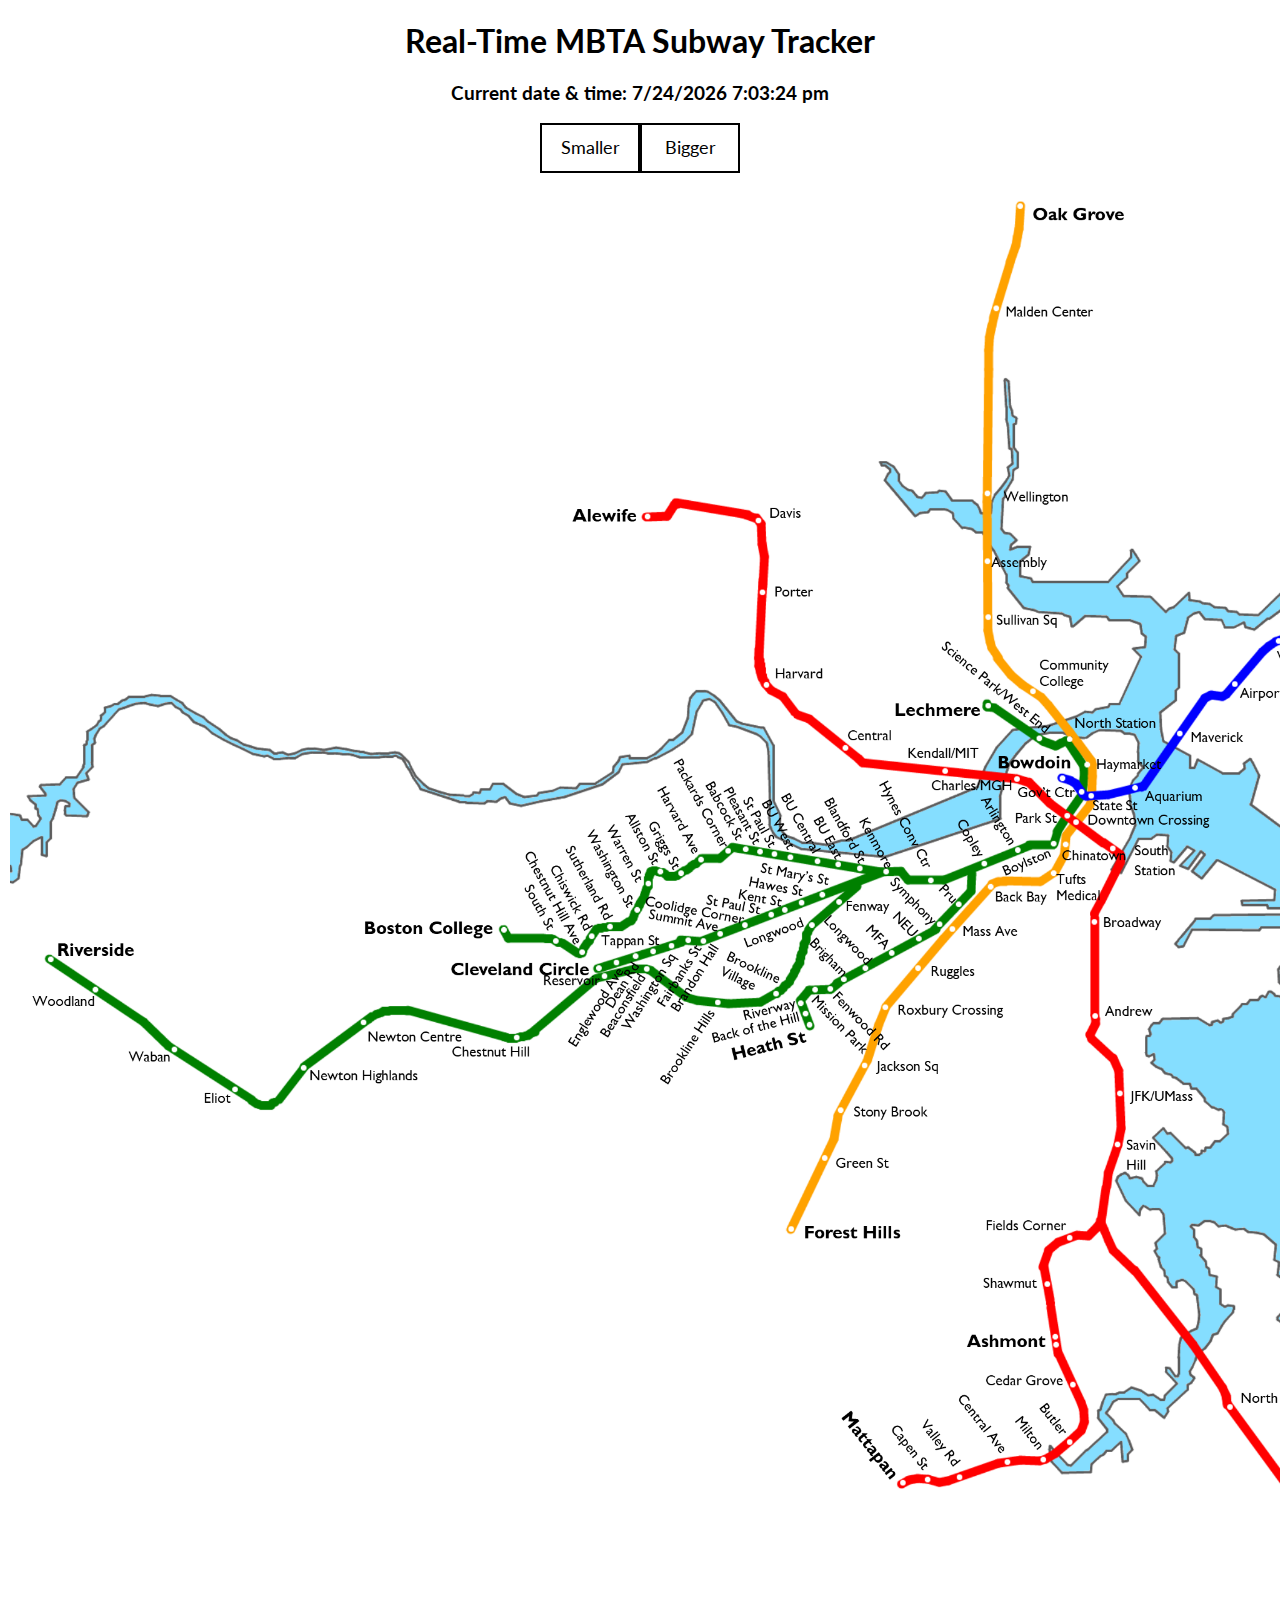
<file: MBTATracker/index.html>
<!DOCTYPE html>
<html lang="en-US">
  <head>
		<script async src="https://www.googletagmanager.com/gtag/js?id=UA-57344315-2"></script>
		<script>
			window.dataLayer = window.dataLayer || [];
			function gtag(){dataLayer.push(arguments);}
			gtag('js', new Date());
			gtag('config', 'UA-57344315-2');
		</script>
		
    <meta charset="UTF-8">
    <title>MBTA Subway Tracker</title>
    <link href='https://fonts.googleapis.com/css?family=Lato' rel='stylesheet'>
    <link href='https://fonts.googleapis.com/css?family=Oxygen' rel='stylesheet'>
    <link href='https://fonts.googleapis.com/css?family=Open+Sans' rel='stylesheet'>
    <link rel="stylesheet" type="text/css" href="style.css">
    <script src="tracker.js"></script>
  </head>
  <body onload="start()">
    <h1>Real-Time MBTA Subway Tracker</h1>
    <h3 id="dateTime">Current date & time: </h3>
    <div id="buttons">
      <button id="smaller">Smaller</button>
      <button id="bigger">Bigger</button>
    </div>
    <div id="tracker">
      <canvas id="subways"></canvas>
      <img id="map" src="fullMap.png" width="1500" height="1800">
    </div>
  </body>
</html>
</file>
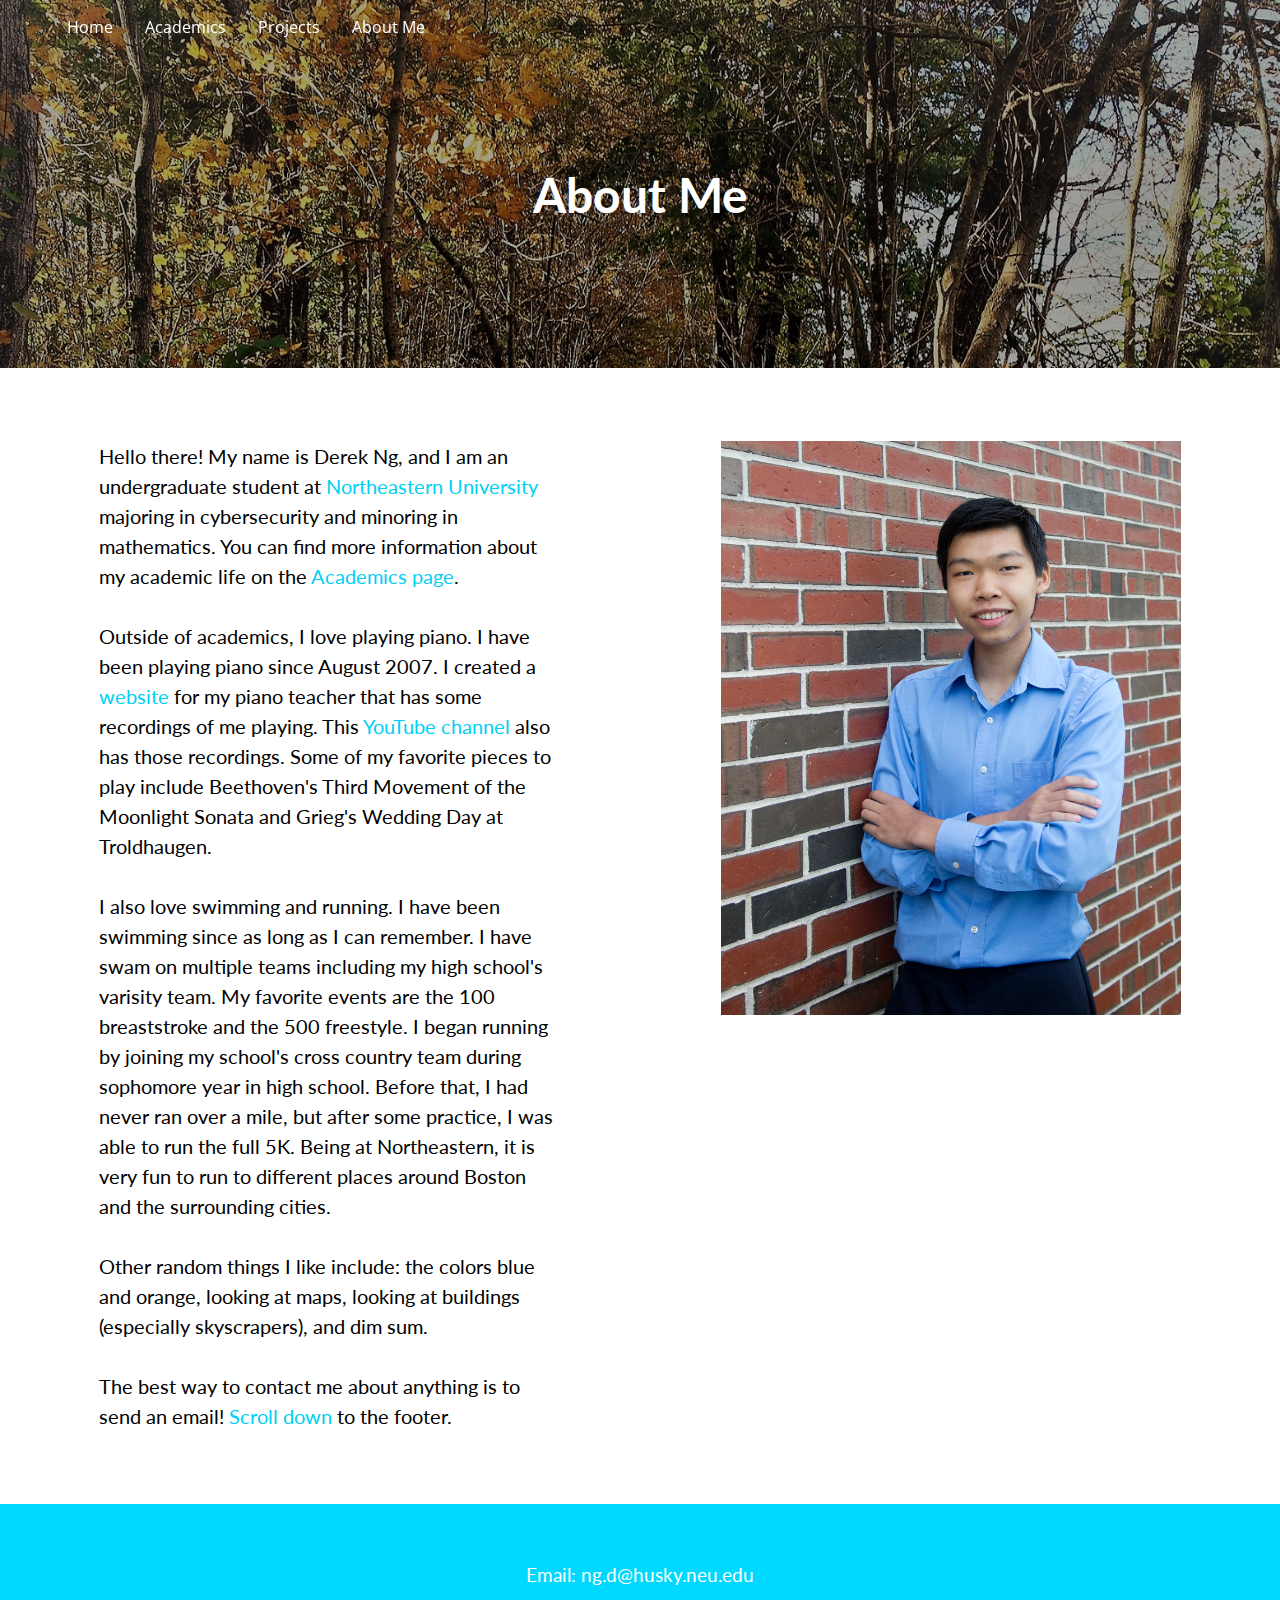
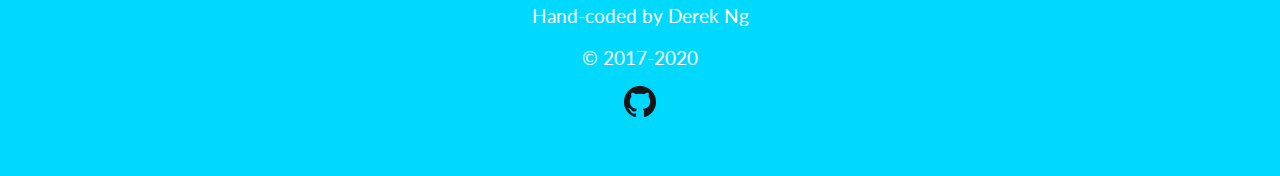
<file: aboutMe.html>
<!DOCTYPE html>
<html lang="en-US">
	<head>
		<meta charset="UTF-8">
		<title>Derek Ng | About Me</title>
		<link rel="stylesheet" type="text/css" href="style.css">
		<link href='https://fonts.googleapis.com/css?family=Lato' rel='stylesheet'>
		<link href='https://fonts.googleapis.com/css?family=Oxygen' rel='stylesheet'>
		<link href='https://fonts.googleapis.com/css?family=Open+Sans' rel='stylesheet'>
		<meta name="viewport" content="width=device-width, initial-scale=1.0">
		<link rel="icon" href="images/favicon.png" type="image/icon" sizes="16x16">
		<script src="scripts.js"></script>
	</head>
	<body onscroll="navScroll(315)">
		<nav id="nav">
			<ul>
				<li><a href="index.html">Home</a></li>
				<li><a href="academics.html">Academics</a></li>
				<li><a href="projects.html">Projects</a></li>
				<li><a href="aboutMe.html">About Me</a></li>
			</ul>
		</nav>

		<div class="aboutBckgd title darkenImg darkenText">
			<br><br><br><br>
			<h1>About Me</h1>
			<br><br><br><br><br>
		</div>

		<div class="pLeft">
			<img src="images/meFull.jpg" alt="Me">
			<p>
				Hello there! My name is Derek Ng, and I am an undergraduate student at
				<a href="https://northeastern.edu/" target="_blank">Northeastern University</a> majoring in cybersecurity
				and minoring in mathematics. You can find more information about my academic life on the
				<a href="academics.html">Academics page</a>.
				<br><br>
				Outside of academics, I love playing piano. I have been playing piano since August 2007. I created a
				<a href="http://djn.x10host.com/piano/" target="_blank">website</a> for my piano teacher that has some recordings of
				me playing. This <a href="https://www.youtube.com/channel/UCCVlwrpT_wmZpcXU7gyNg4A/videos" target="_blank">YouTube channel</a>
				also has those recordings. Some of my favorite pieces to play include Beethoven's Third Movement of the Moonlight
				Sonata and Grieg's Wedding Day at Troldhaugen.
				<br><br>
				I also love swimming and running. I have been swimming since as long as I can remember. I have swam on multiple
				teams including my high school's varisity team. My favorite events are the 100 breaststroke and the 500 freestyle.
				I began running by joining my school's cross country team during sophomore year in high school. Before that, I had
				never ran over a mile, but after some practice, I was able to run the full 5K. Being at Northeastern, it is very fun
				to run to different places around Boston and the surrounding cities.
				<br><br>
				Other random things I like include: the colors blue and orange, looking at maps, looking at buildings (especially
				skyscrapers), and dim sum.
				<br><br>
				The best way to contact me about anything is to send an email! <a href="#footer">Scroll down</a> to the footer.
			</p>
		</div>

		<footer id="footer">
			<br><br><br>
			<p>Email: <a href="mailto:ng.d@husky.neu.edu" target="_top">ng.d@husky.neu.edu</a></p>
			<p>Hand-coded by Derek Ng</p>
			<p>&copy; 2017-2020</p>
			<p><a href="https://github.com/dng24" target="_blank"><img src="images/github.png" alt="Git Hub"></a></p>
			<br><br>
		</footer>
	</body>
</html>
</file>
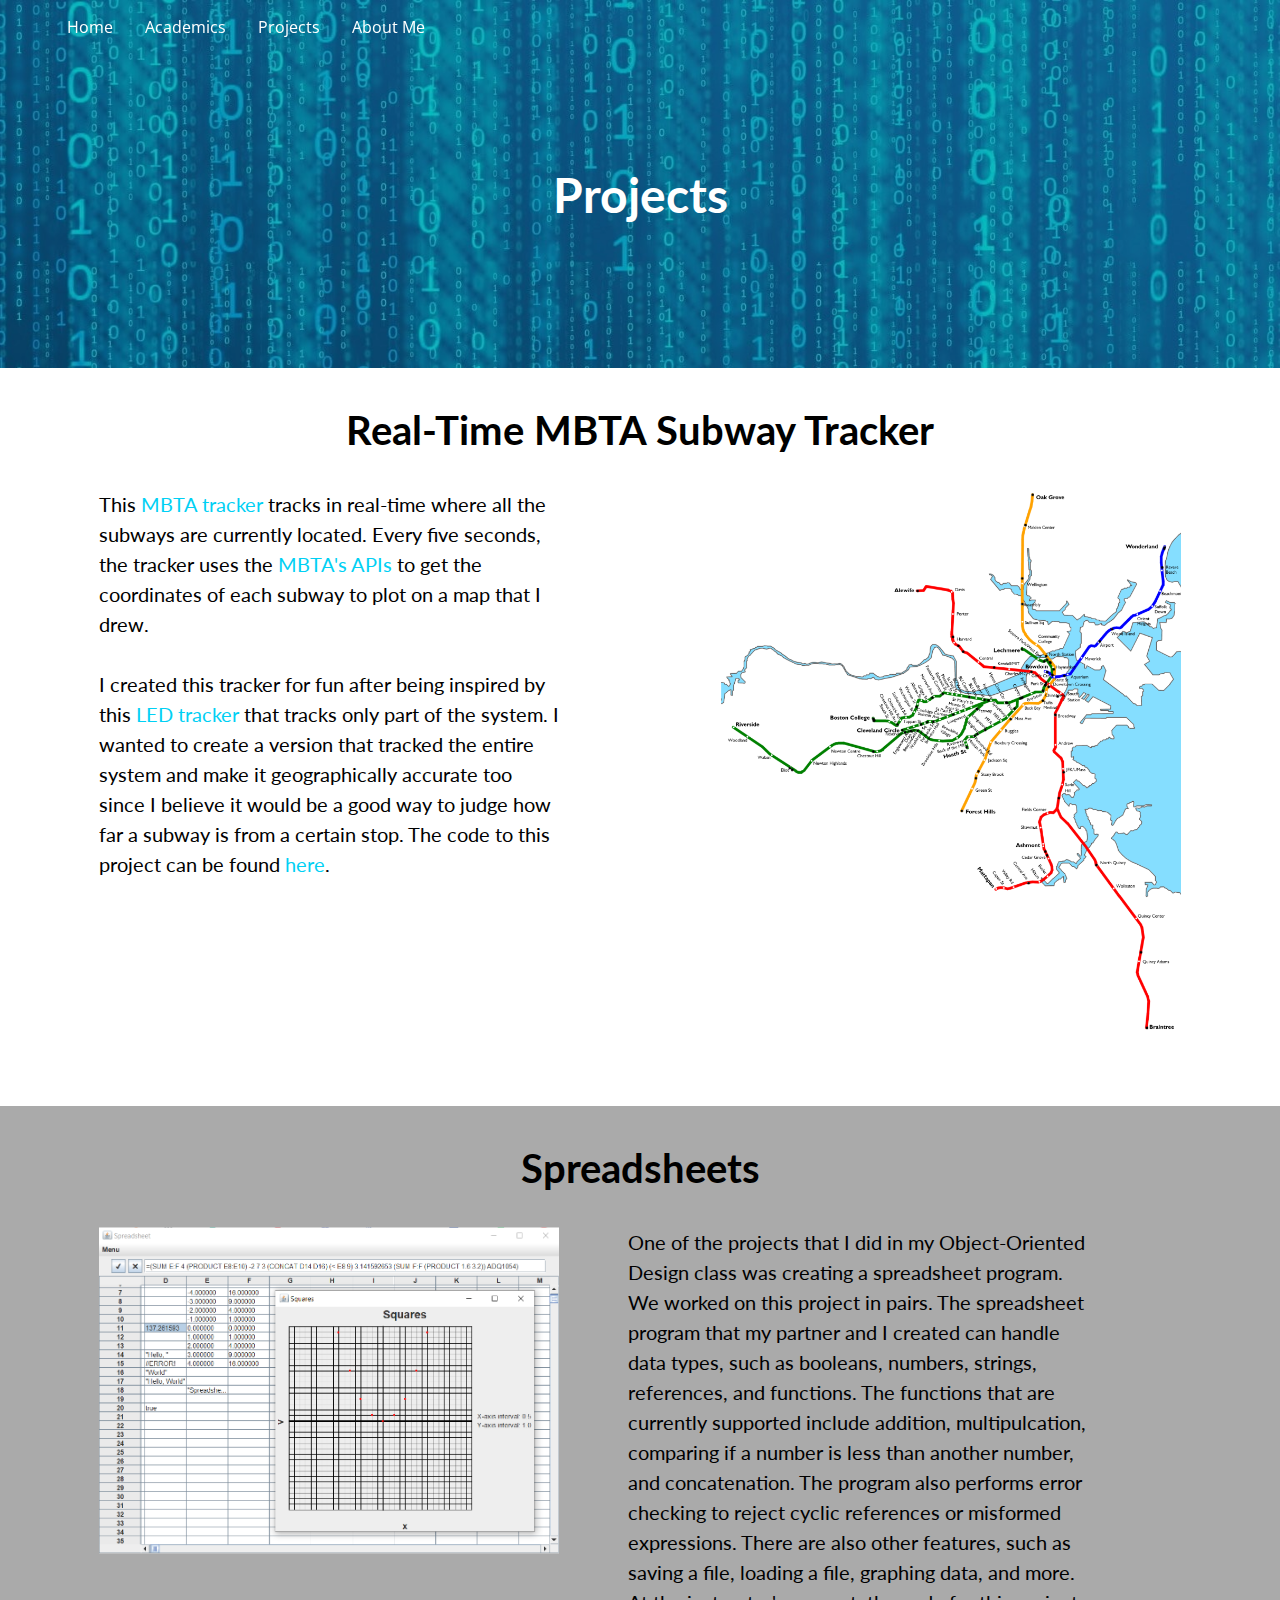
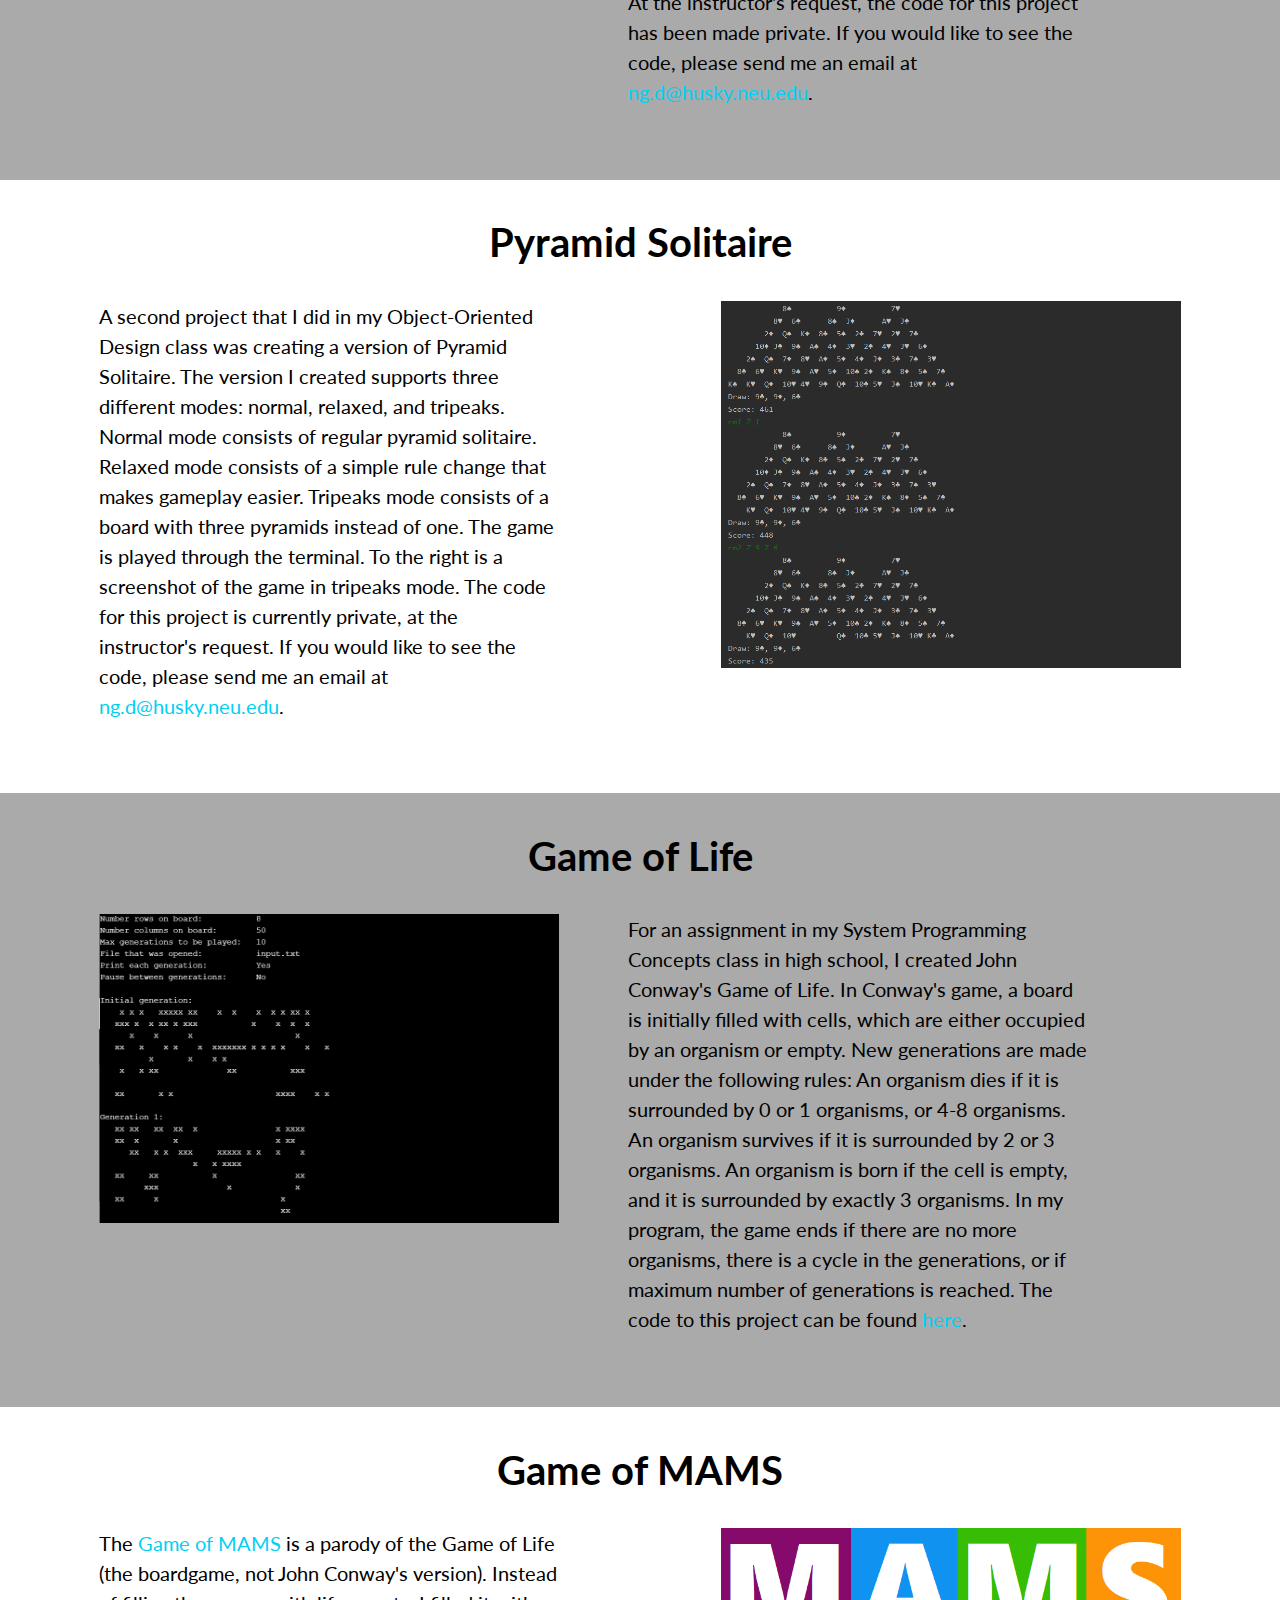
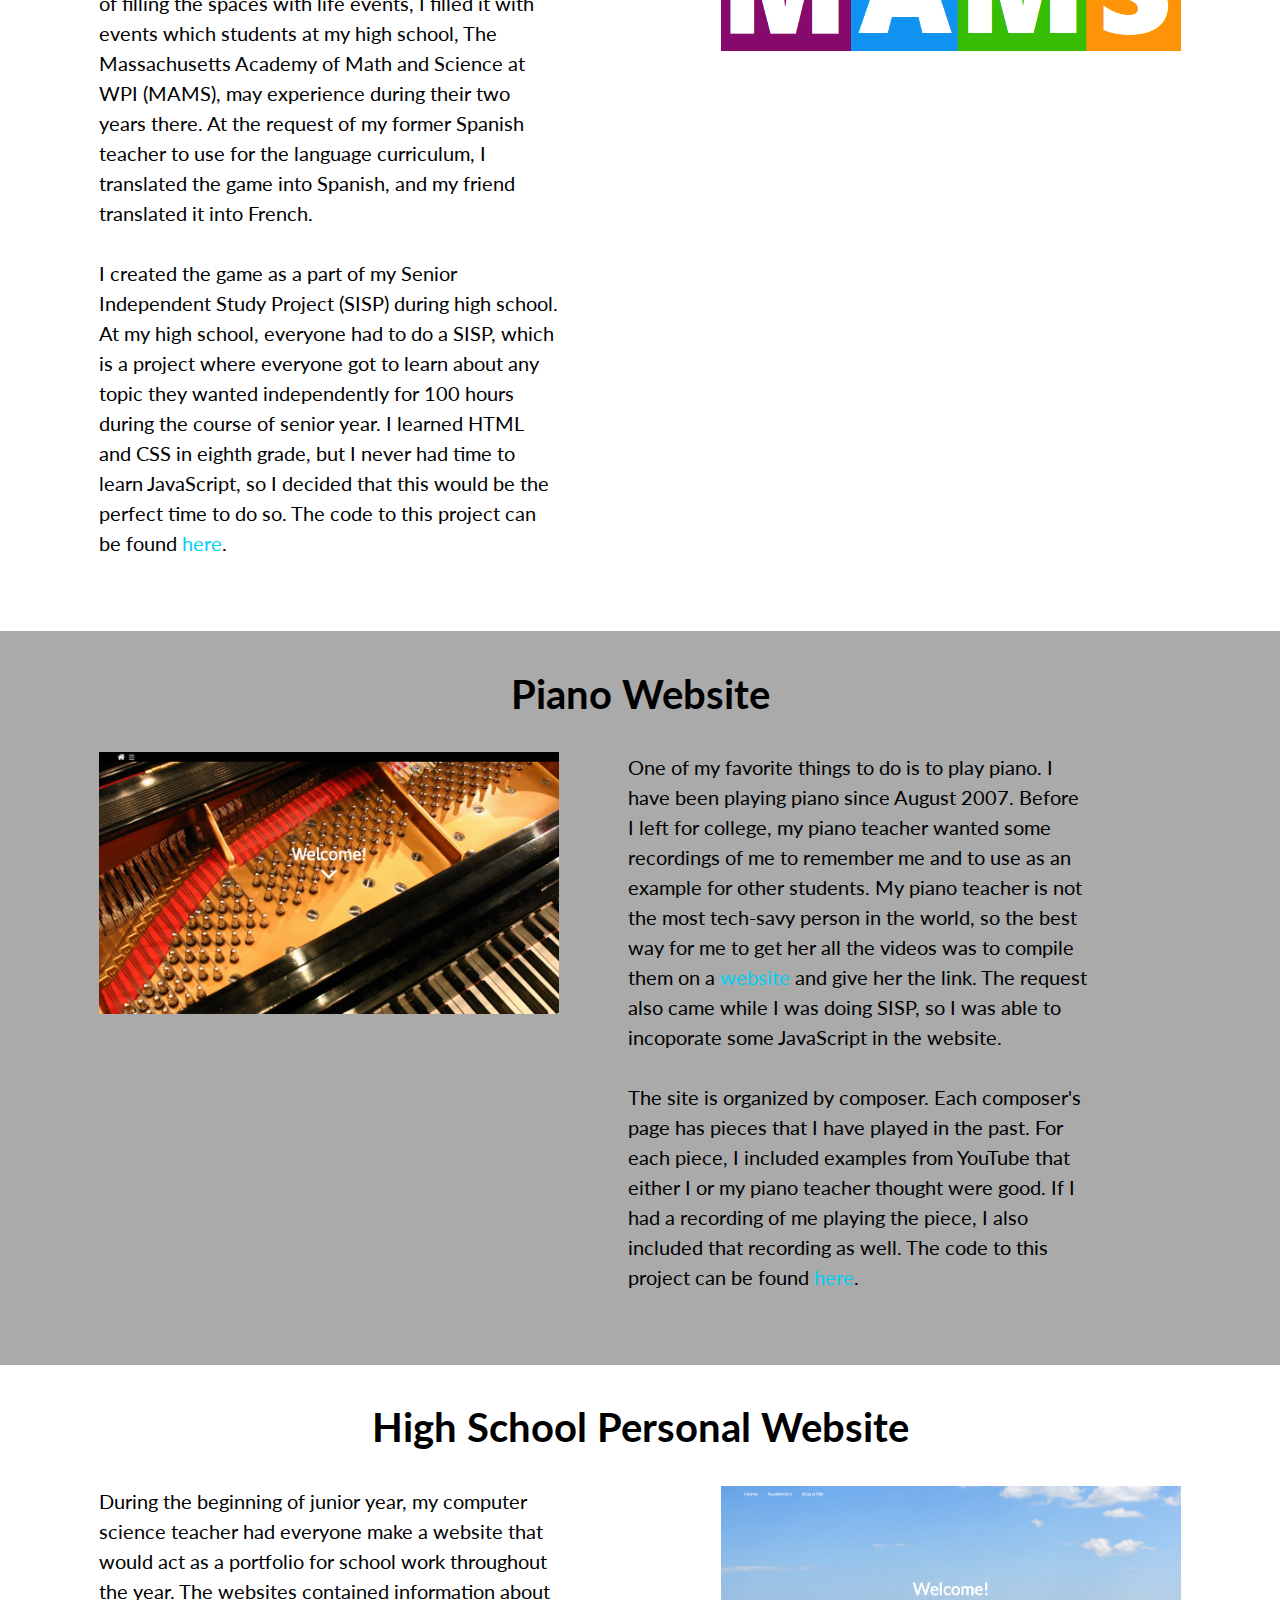
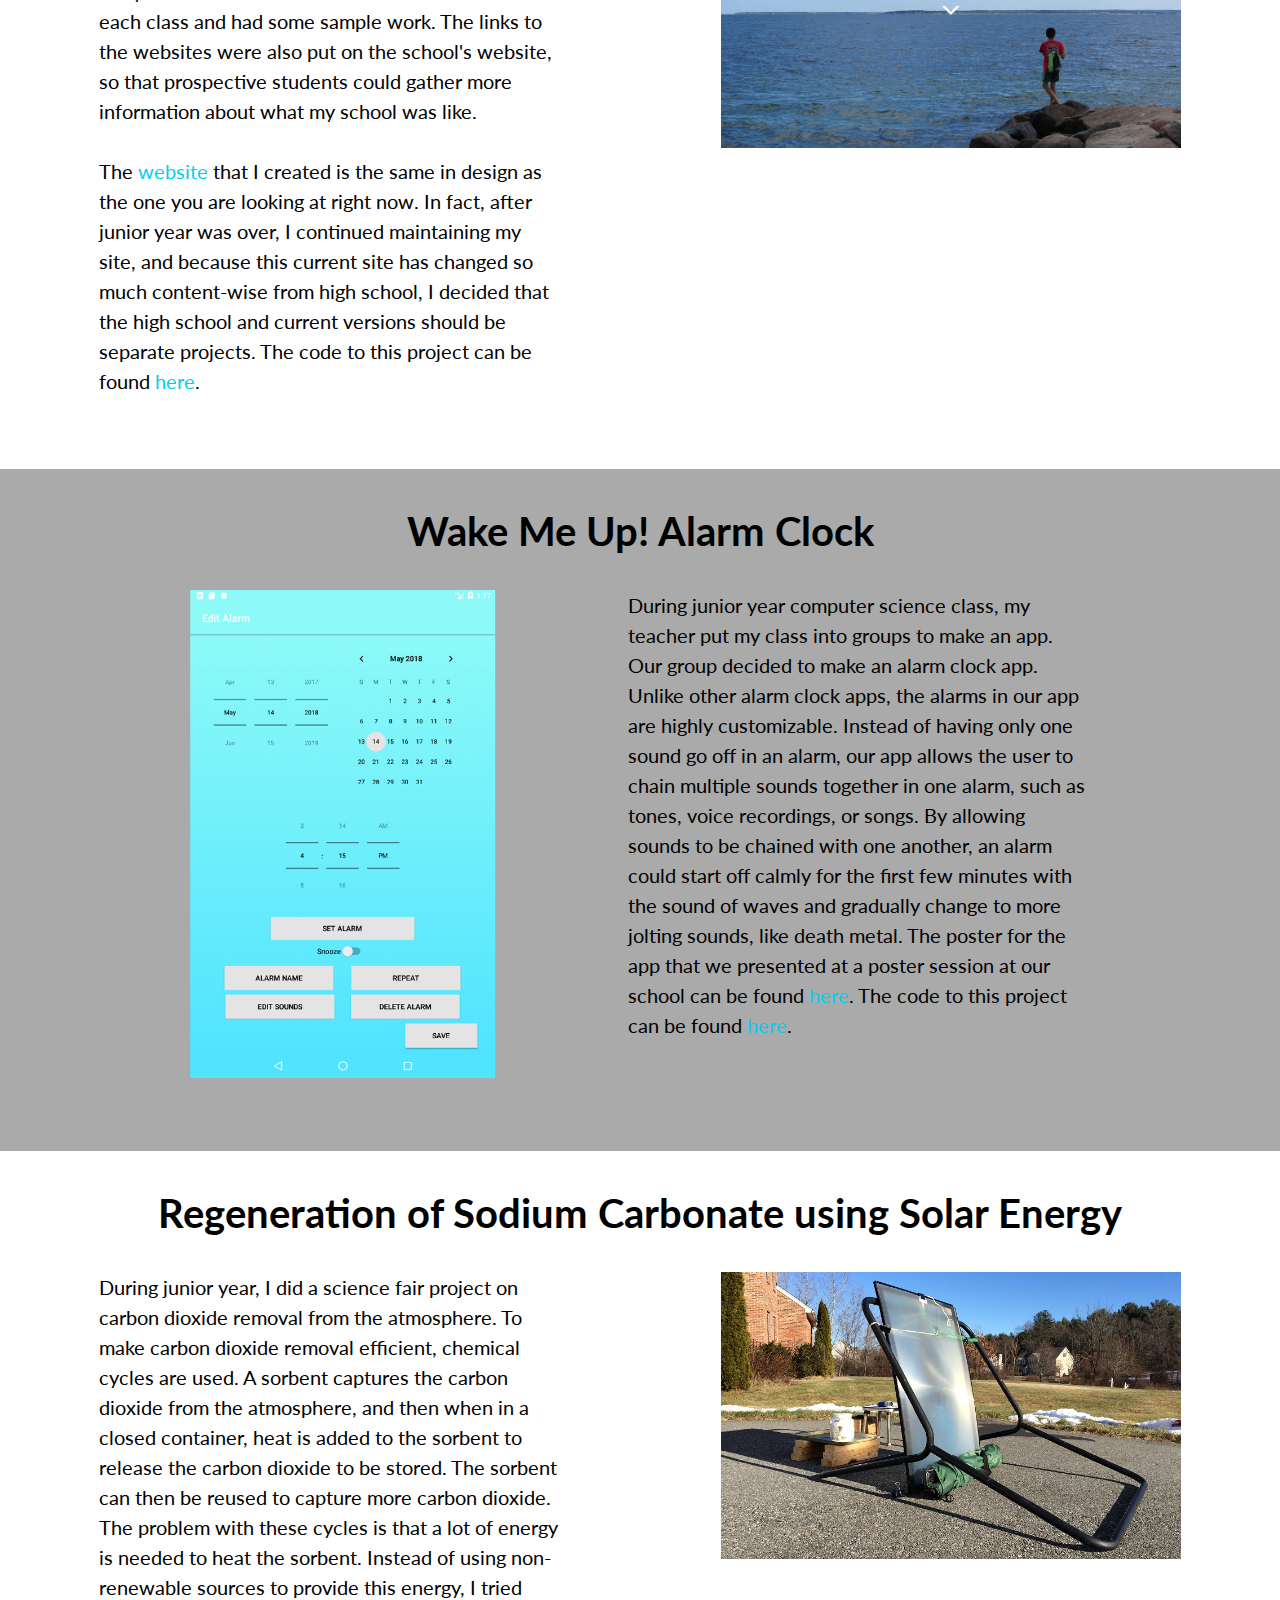
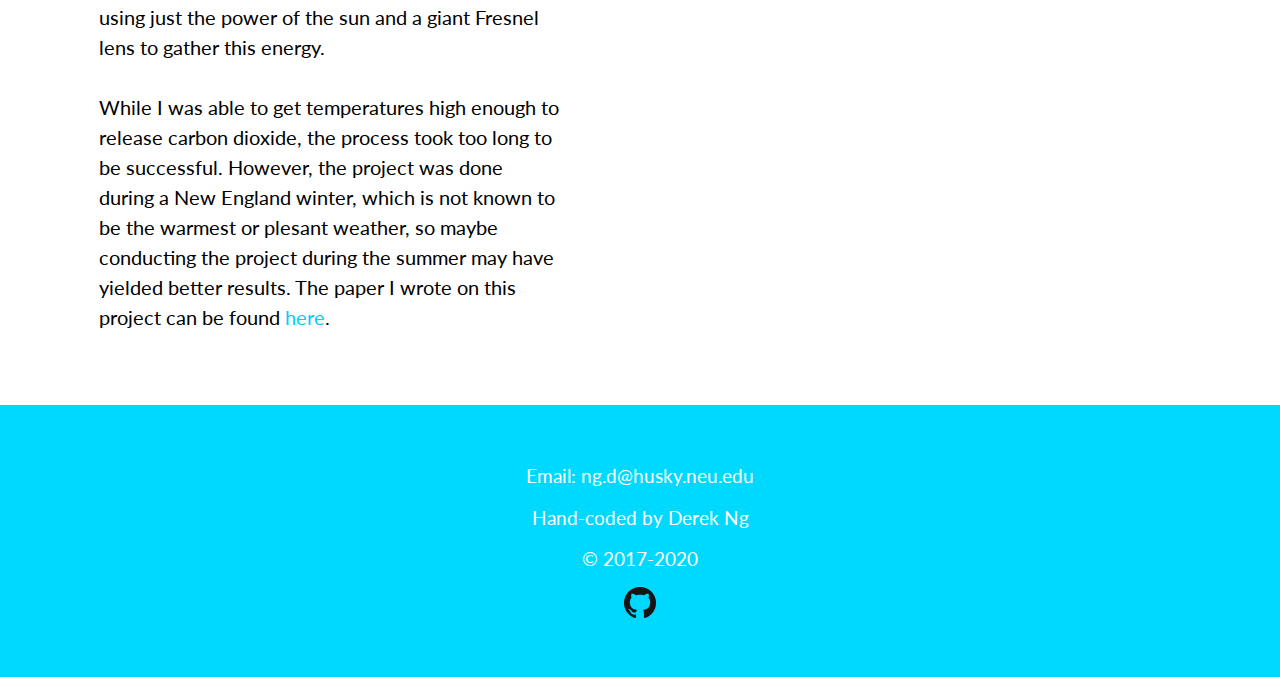
<file: projects.html>
<!DOCTYPE html>
<html lang="en-US">
	<head>
		<meta charset="UTF-8">
		<title>Derek Ng | Projects</title>
		<link rel="stylesheet" type="text/css" href="style.css">
		<link href='https://fonts.googleapis.com/css?family=Lato' rel='stylesheet'>
		<link href='https://fonts.googleapis.com/css?family=Oxygen' rel='stylesheet'>
		<link href='https://fonts.googleapis.com/css?family=Open+Sans' rel='stylesheet'>
		<meta name="viewport" content="width=device-width, initial-scale=1.0">
		<link rel="icon" href="images/favicon.png" type="image/icon" sizes="16x16">
		<script src="scripts.js"></script>
	</head>
	<body onscroll="navScroll(315)">
		<nav id="nav">
			<ul>
				<li><a href="index.html">Home</a></li>
				<li><a href="academics.html">Academics</a></li>
				<li><a href="projects.html">Projects</a></li>
				<li><a href="aboutMe.html">About Me</a></li>
			</ul>
		</nav>

		<div class="projBckgd title darkenImg darkenText">
			<br><br><br><br>
			<h1>Projects</h1>
			<br><br><br><br><br>
		</div>

		<div class="pLeft">
			<h2>Real-Time MBTA Subway Tracker</h2>
			<img src="images/mbtaTracker.png" alt="Subway Tracker">
			<p>
				This <a href="http://ccs.neu.edu/home/derekng/MBTATracker/" target="_blank">MBTA tracker</a>
				tracks in real-time where all the subways are currently located. Every five seconds, the tracker
				uses the <a href="https://api-v3.mbta.com/" target="_blank">MBTA's APIs</a> to get the coordinates
				of each subway to plot on a map that I drew.
				<br><br>
				I created this tracker for fun after being inspired by this
				<a href="https://www.bostonglobe.com/metro/2019/11/21/attention-passengers-live-map-mbta-now-arriving-your-kitchen/OQNqdaEecpcQc1SIvRTt1I/story.html" target="_blank">LED tracker</a>
				that tracks only part of the system. I wanted to create a version that tracked the entire system
				and make it geographically accurate too since I believe it would be a good way to judge how far a
				subway is from a certain stop. The code to this project can be found
				<a href="https://github.com/dng24/SubwayTracker" target="_blank">here</a>.
			</p>
		</div>

		<div class="pRight">
			<h2>Spreadsheets</h2>
			<img src="images/spreadsheet.png" alt="Spreadsheet">
			<p>
				One of the projects that I did in my Object-Oriented Design class was creating a spreadsheet program.
				We worked on this project in pairs. The spreadsheet program that my partner and I created can handle
				data types, such as booleans, numbers, strings, references, and functions. The functions that are
				currently supported include addition, multipulcation, comparing if a number is less than another
				number,	and	concatenation. The program also performs error checking to reject cyclic references
				or misformed expressions. There are also other features, such as saving a file, loading a file,
				graphing data, and more. At the instructor's request, the code for this project has been made private.
				If you would like to see the code, please send me an email at
				<a href="mailto:ng.d@husky.neu.edu" target="_top" style="font-size: 1em">ng.d@husky.neu.edu</a>.
			</p>
		</div>

		<div class="pLeft">
			<h2>Pyramid Solitaire</h2>
			<img src="images/pyramidSolitaire.png" alt="Pyramid Solitaire">
			<p>
				A second project that I did in my Object-Oriented Design class was creating a version of Pyramid
				Solitaire. The version I created supports three different modes: normal, relaxed, and tripeaks.
				Normal mode consists of regular pyramid solitaire. Relaxed mode consists of a simple rule change
				that makes gameplay easier. Tripeaks mode consists of a board with three pyramids instead of one.
				The game is played through the terminal. To the right is a screenshot of the game in tripeaks mode.
				The code for this project is currently private, at the instructor's	request. If you would like to
				see the code, please send me an email at
				<a href="mailto:ng.d@husky.neu.edu" target="_top" style="font-size: 1em">ng.d@husky.neu.edu</a>.
			</p>
		</div>

		<div class="pRight">
			<h2>Game of Life</h2>
			<img src="images/gameOfLife.png" alt="Game of Life">
			<p>
				For an assignment in my System Programming Concepts class in high school, I created John Conway's
				Game of Life. In Conway's game, a board is initially filled with cells, which are either occupied
				by an organism or empty. New generations are made under the following rules: An organism dies if
				it is surrounded by 0 or 1 organisms, or 4-8 organisms. An organism survives if it is surrounded
				by 2 or 3 organisms. An organism is born if the cell is empty, and it is surrounded by exactly 3
				organisms. In my program, the game ends if there are no more organisms, there is a cycle in the
				generations, or if maximum number of generations is reached. The code to this project can be found
				<a href="https://github.com/dng24/GameOfLife" target="_blank">here</a>.				
			</p>
		</div>

		<div class="pLeft">
			<h2>Game of MAMS</h2>
			<img src="images/gomLogo.png" alt="Game of MAMS logo">
			<p>
				The <a href="http://djn.x10host.com/gom/" target="_blank">Game of MAMS</a> is a parody of the Game
				of Life (the boardgame, not John Conway's version).	Instead of filling the spaces with life events,
			 	I filled it with events which students at my high school, The Massachusetts Academy of Math and
				Science at WPI (MAMS), may experience during their two years there. At the request of my former
				Spanish teacher to use for the language curriculum, I translated the game into Spanish, and my friend
				translated it into French.
				<br><br>
				I created the game as a part of my Senior Independent Study Project (SISP) during high school. At my
				high school, everyone had to do a SISP, which is a project where everyone got to learn about any topic
				they wanted independently for 100 hours during the course of senior year. I learned HTML and CSS in
				eighth grade, but I never had time to learn JavaScript, so I decided that this would be the perfect
				time to do so. The code to this project can be found <a href="https://github.com/dng24/GOM" target="_blank">here</a>.
			</p>
		</div>

		<div class="pRight">
			<h2>Piano Website</h2>
			<img src="images/piano.png" alt="Piano Website">
			<p>
				One of my favorite things to do is to play piano. I have been playing piano since August 2007. Before
				I left for college, my piano teacher wanted some recordings of me to remember me and to use as an
				example for other students. My piano teacher is not the most tech-savy person in the world, so the best
				way for me to get her all the videos was to compile them on a
				<a href="http://djn.x10host.com/piano/" target="_blank">website</a>	and give her the link. The request
				also came while I was doing SISP, so I was able to incoporate some JavaScript in the website.
				<br><br>
				The site is organized by composer. Each composer's page has pieces that I have played in the past. For
				each piece, I included examples from YouTube that either I or my piano teacher thought were good. If I
				had a recording of me playing the piece, I also included that recording as well. The code to this project
				can be found <a href="https://github.com/dng24/PianoWebsite" target="_blank">here</a>.
			</p>
		</div>

		<div class="pLeft">
			<h2>High School Personal Website</h2>
			<img src="images/hsSite.png" alt="High School site">
			<p>
				During the beginning of junior year, my computer science teacher had everyone make a website that would
				act as a portfolio for school work throughout the year. The websites contained information about each
				class and had some sample work. The links to the websites were also put on the school's website, so that
				prospective students could gather more information about what my school was like.
				<br><br>
				The <a href="http://djn.x10host.com/mams/" target="_blank">website</a> that I created is the same in design
				as the one you are looking at right now. In fact, after junior year was over, I continued maintaining my
				site, and because this current site has changed so much content-wise from high school, I decided that the
				high school and current versions should be separate projects. The code to this project can be found
				<a href="https://github.com/dng24/HighSchoolWebsite" target="_blank">here</a>.
			</p>
		</div>

		<div class="pRight">
			<h2>Wake Me Up! Alarm Clock</h2>
			<img src="images/AFGscreen.png" alt="Alarm clock app screen">
			<p>
				During junior year computer science class, my teacher put my class into groups to make an app. Our group
				decided to make an alarm clock app. Unlike other alarm clock apps, the alarms in our app are highly
				customizable. Instead of having only one sound go off in an alarm, our app allows the user to chain
				multiple sounds together in one alarm, such as tones, voice recordings, or songs. By allowing sounds
				to be chained with one another, an alarm could start off calmly for the first few minutes with the sound
				of waves and gradually change to more jolting sounds, like death metal. The poster for the app that we
				presented at a poster session at our school can be found <a href="http://djn.x10host.com/mams/docs/AFGPoster.pdf" target="_blank">here</a>.
				The code to this project can be found <a href="https://github.com/CustomizableAlarmClock/CustomizableAlarmClock" target="_blank">here</a>.
			</p>
		</div>

		<div class="pLeft">
			<h2>Regeneration of Sodium Carbonate using Solar Energy</h2>
			<img src="images/stem.jpeg" alt="STEM apparatus">
			<p>
				During junior year, I did a science fair project on carbon dioxide removal from the atmosphere. To
				make carbon dioxide removal efficient, chemical cycles are used. A sorbent captures the carbon
				dioxide from the atmosphere, and then when in a closed container, heat is added to the sorbent to
				release the carbon dioxide to be stored. The sorbent can then be reused to capture more carbon
				dioxide. The problem with these cycles is that a lot of energy is needed to heat the sorbent.
				Instead of using non-renewable sources to provide this energy, I tried using just the power of the
				sun and a giant Fresnel lens to gather this energy.
				<br><br>
				While I was able to get temperatures high enough to release carbon dioxide, the process took too
				long to be successful. However, the project was done during a New England winter, which is not known
				to be the warmest or plesant weather, so maybe conducting the project during the summer may have
				yielded better results. The paper I wrote on this project can be found
				<a href="http://djn.x10host.com/mams/docs/STEMThesis.pdf" target="_blank">here</a>.
			</p>
		</div>

		<footer id="footer">
			<br><br><br>
			<p>Email: <a href="mailto:ng.d@husky.neu.edu" target="_top">ng.d@husky.neu.edu</a></p>
			<p>Hand-coded by Derek Ng</p>
			<p>&copy; 2017-2020</p>
			<p><a href="https://github.com/dng24" target="_blank"><img src="images/github.png" alt="Git Hub"></a></p>
			<br><br>
		</footer>
	</body>
</html>
</file>
<file: style.css>
@charset "UTF-8";

body, html {
	margin: 0 0 0 0;
	padding: 0 0 0 0;
	font-family: 'lato', 'oxygen', verdana;
	height: 100%;
	scroll-behavior: smooth;
}

/*nav bar------------------------------*/

#nav {
	width: 100%;
	float: left;
	margin: 0 0 0 0;
	padding: 0;
	font-family: 'open sans', 'lato', verdana;
}

#nav ul {
	list-style: none;
	width: 100%;
	padding: 0 0 0 4%;
	position: fixed;
	top: 0;
	left: 0;
	background-color: transparent;
	z-index: 1;
}

#nav li {
	position: relative;
	float: left;
	line-height: 100%;
	font-size: 1em;
	-webkit-transition-duration: 0.7s;
    transition-duration: 0.7s;
}

#nav li a {
	display: block;
	padding: 1em;
	color: #ffffff;
	text-decoration: none;
	border-top-style: solid;
	border-bottom-style: solid;
	border-color: transparent;
}

#nav li:hover {
	background-color: #00bcdd;
}

#nav li a:active {
	background-color: #00869d;
	color: white;
}

#nav li a:hover {
	color: #606060;
	border-top-style: solid;
	border-bottom-style: solid;
	border-color: #ffffff;
}

/*page titles---------------------*/

.homeTitle {
	background-image: url("images/background.jpg");
	height: 100%;
	background-position: 77% 60%;
	background-attachment: fixed;
	background-size: cover;
	top: 0;
	left: 0;
}

.homeTitle h1 {
	color: #ffffff;
	text-align: center;
	font-size: 3.5em;
	padding: 20% 0% 25% 0%;
	margin: 0;
}

.acaBckgd {
	background-image: url("images/boston.jpg");
	background-position: 50% 65%;
}

.projBckgd {
	background-image: url("images/projWallpaper.jpg"); /*http://getwallpapers.com/wallpaper/full/e/1/e/444378.jpg*/
	background-position: 50% 50%;
}

.aboutBckgd {
	background-image: url("images/aboutWallpaper.jpg");
	background-position: 50% 100%;
}

@media handheld, only screen and (max-width: 769px) {
    .homeTitle, .acaBckgd, .projBckgd, .aboutBckgd {
    	background-attachment: scroll !important;
    }
}

@media only screen and (min-device-width : 768px) and (max-device-width : 1024px) and (orientation : landscape) {
     .homeTitle, .acaBckgd, .projBckgd, .aboutBckgd {
     	background-attachment: scroll !important;
     }
}

.title {
	width: 100%;
	background-size: cover;
	background-attachment: fixed;
	font-size: 1.5em;
	color: #ffffff;
	text-align: center;
}

.darkenImg {
	position: relative;
	z-index: -1;
}

.darkenImg::after {
	content: '';
	position: absolute;
	top: 0;
	bottom: 0;
	left: 0;
	right: 0;
	display: block;
	background-color: rgba(0, 0, 0, 0.25);
}

.darkenText h1{
	margin: 0;
	font-size: 2em;
	text-align: center;
	color: white;
	padding-top: 50px;
	position: relative;
	z-index: 1;
}

/*content------------------------*/

#bigDiv {
	margin: 5% 8% 5% 8%;
}

#icons {
	display: inline-block;
	width: 33%;
	vertical-align: top;
	min-width: 200px;
	margin: auto;
}

#icons p {
	diplay: block;
	text-align: center;
}

#icons img {
	display: block;
	opacity: 0.5;
	filter: alpha(opacity=50);
	width: 10%;
	border-radius: 50%;
	min-width: 100px;
	margin: auto;
	-webkit-transition-duration: 0.4s;
    transition-duration: 0.4s;
}

#icons img:hover {
	opacity: 1;
	filter: alpha(opacity=100);
}

input {
	display: block;
	margin: auto;
	padding: 2%;
	background-color: white;
	border-color: gray;
	border-width: 1px;
	-webkit-transition-duration: 0.4s;
    transition-duration: 0.4s;
	cursor: pointer;
	-webkit-appearance: none;
}

input:hover {
	background-color: #aaaaaa;
	color: white;
	border-color: white;
}

p {
	font-size: 1.25em;
	line-height: 150%;
	margin: 0;
	padding: 3% 8% 3% 8%;
}

h2 {
	font-size: 2.5em;
	text-align: center;
	padding: 0;
	margin: 0;
}

#hi {
	font-size: 3.5em;
	padding: 5% 8% 4% 8%;
	text-align: left;
}

.homeP {
	padding: 1% 8% 2% 8%;
	margin: 0;
}

.pLeft, .pRight {
	padding: 3% 5% 3% 5%;
  width: 90%;
  overflow: hidden;
}

.pRight {
	background-color: #aaaaaa;
}

.pLeft iframe, .pLeft img, .pRight img {
  float: right;
  width: 40%;
  min-width: 280px;
  border: 0;
  padding: 0;
}

.pLeft img, .pRight img {
	padding: 3%;
}

@media only screen and (max-width: 723px){
	.pLeft img {
		float: left;
	}
}

.pRight img {
  float: left;
}

.pLeft iframe {
	height: 315px;
}

.pLeft p, .pRight p, .pRight ul {
  display: inline-block;
	width: 40%;
	height: 100%;
	padding: 3%;
	min-width: 280px;
}

.pLeft ul{
	list-style-type: circle;
}

ul {
	list-style-type: none;
	padding: 0% 8% 3% 11%;
	margin: 0;
}

li {
	line-height: 150%;
	font-size: 1.25em;
}

/*links---------------------*/

a:link, a:visited {
	color: #00d0f4;
	text-decoration: none;
}

a:visited {
	color: #b90094;
}

a:hover, a:active {
	text-decoration: underline;
}

/*footer----------------------*/

#footer {
	width: 100%;
	background-color: #00d9ff;
	color: #ffffff;
}

#footer p {
	padding: 0 0 1% 0;
	text-align: center;
	font-size: 1.2em;
}

#footer a:link, #footer a:visited {
	color: #ffffff;
	font-size: 1em;
	line-height: 130%;
}

#footer a:hover, #footer a:active {
	color: #e2e2e2;
	text-decoration: none;
}

#footer a:active {
	color: #979797;
}
</file>
<file: cyber/styles.css>
html, body {
  margin: 0;
  height: 100%;
  font-family: 'Asap', sans-serif;
  scroll-behavior: smooth;
  background-image: url("Skyline2.jpg");
  background-size: cover;
  background-attachment: fixed;
  background-position: 50% 50%;
  color: white;
}

/*----Titles-------------*/
.titleSlide {

  background-image: url("border.png");
  background-size: 100% 100%;
  background-repeat: no-repeat;

  width: 100%;
  height: 100%;

  margin: 0;
  padding: 0;
}

@media handheld, only screen and (max-width: 769px) {
    #homeTitle {
    	background-attachment: scroll !important;
    }
}

#GO {
  color: white;
  text-align: center;
  padding: 15% 30% 30px 30%;
}

.chapterTitles {
  color: white;
  text-align: center;
  padding: 20% 30% 30px 30%;
}

#logo {
  display: block;
  margin: auto;
  padding: 0 0 20px 0;
  width: 30%;
  min-width: 150px;
}

.titleBut {
  background-color: rgba(0, 0, 0, 0);
  color: white;
}

.titleBut:hover {
  background-color: rgba(55, 189, 4, 1);
}

#langDiv {
  text-align: center;
}

#lang {
  display: inline-block;
}

/*-----------Instructions----------*/
.content {
  background-color: rgba(0,0,0,0.9);
}

h2 {
  margin: 0;
  padding: 20px 10% 20px 10%;
  font-size: 2em;
}

p {
  margin: 0;
  padding: 0 40% 20px 10%;
  font-size: 1.25em;
}

img {
  display: block;
  margin-left: auto;
  margin-right: auto;
}

button {
  font: 1.1em 'Asap', sans-serif;
  width: 100px;
  min-height: 50px;
  background: white;
  border: 2px solid rgba(55, 189, 4, 1);
  transition: background 0.5s ease-in-out;
  -webkit-transition: background 0.5s ease-in-out;
}

button:hover {
  background: rgba(55, 189, 4, 1);
  cursor: pointer;
}

button:active {
  transition: background 0s ease-in-out;
  -webkit-transition: background 0s ease-in-out;
  background: rgba(39, 135, 3, 1);
}

a {
  color: white;
}

.titleSlide a {
  display: block;
  color: black;
  text-decoration: none;
  transition: color 0.5s ease-in-out;
  width: 100px;
  height: 50px;
  margin: 0 auto 50px auto;
}

a:hover button {
  color: white;
}

@media handheld, only screen and (max-width: 769px) {
    h2 {
      padding: 20px 5% 20px 5%;
    }

    p {
      padding: 0 5% 20px 5%;
    }
}

/*-----------Interactive------------*/
.bigDiv {
	margin: 5% 8% 5% 8%;
}

.icons {
	display: inline-block;
	width: 24%;
	vertical-align: top;
	min-width: 200px;
	margin: auto;
  border: solid transparent;
  cursor: pointer;
  -webkit-transition-duration: 0.4s;
    transition-duration: 0.4s;
}

.icons p {
	diplay: block;
	text-align: center;
  padding: 0;
}

.icons img {
	display: block;
	width: 10%;
	min-width: 100px;
	margin: auto;
}

.icons:hover {
  border-color: rgba(55, 189, 4, 1);
  border-style: solid;
}

/*------Modal-----------------------*/

.modal {
  display: none;
  z-index: 2;
  background-color: rgba(255, 255, 255, 0.2);
  width: 100%;
  height: 100%;
  top: 0;
  left: 0;
  position: fixed;
  overflow: scroll;
}

.modalContent {
  background-color: black;
  border-style: solid;
  border-width: 5px;
  border-color: rgba(55, 189, 4, 1);
  border-radius: 5px;
  margin: 10%;
}

.modalContent p, iframe {
  padding: 0 5% 16px 5%;
  margin: 0;
  border: 0;
}

iframe {
  width: 60%;
  min-width: 225px;
}

.modalBtn {
  margin: 0;
  position: absolute;
  left: 50%;
  width: 150px;
  -ms-transform: translate(-50%, -50%);
    transform: translate(-50%, -50%);
}

.closeBtn {
  float: right;
  padding-right: 5px;
  cursor: pointer;
  font-size: 2em;
}

.closeBtn:hover {
  color: #aaaaaa;
}

.closeBtn:active {
  color: #777777;
}

h3 {
  margin: 0;
  padding: 20px 10% 20px 10%;
  font-size: 1.75em;
}

.modal h3 {
  text-align: center;
}

#spinner {
  text-align: center;
  font-size: 3em;
}

#loadingModalButton {
  display: none;
}

/*-------------rware------------------*/
#rware {
  display: none;
  z-index: 2;
  background-color: rgba(131, 17, 17, 1);
  width: 100%;
  height: 100%;
  top: 0;
  left: 0;
  position: fixed;
  overflow: hidden;
  font-family: verdana;
  padding-top: 80px;
}

/* Create two equal columns that floats next to each other */
#col1 {
  float: left;
  width: 30%;
  padding: 10px;
  text-align: center;
  margin-left: 3%;
  font-size: 0.75em;
}

#col2 {
  float: right;
  width: 60%;
  padding: 10px;
}

#col2 p {
  padding: 0 20% 20px 10%;
}

#col2Info {
  background-color: white;
  color: black;
  font-family: "Times New Roman";
  border-style: solid;
  border-color: gray;
  border-width: 2px;
  margin: 0 10% 20px 10%;
  padding-right: 5%
}

#col2Info p {
  padding: 2%;
}

.rwareBorder p {
  padding: 0 5% 20px 5%;
}

.rwareBorder {
  border-style: solid;
  border-color: white;
  border-width: 2px;
}

#priceRaiseTimeLeft, #timeLeft {
  font-family: "Courier New";
  font-size: 2.5em;
}

/* Clear floats after the columns */
.row:after {
  content: "";
  display: table;
  clear: both;
}

#jk p {
  font-family: "Times New Roman";
  font-size: 1em;
}

#exitRware {
  cursor: pointer;
}

/*-------------footer-----------------*/
footer {
  text-align: center;
  color: white;
  background-color: black;
  padding: 10px 0 10px 0;
}

footer p {
  padding: 10px 0 10px 0;
  font-size: 1em;
}

footer a {
  display: inline;
  color: lightblue;
}

footer a:hover {
  color: blue;
}
</file>
<file: MBTATracker/style.css>
body {
  font-family: 'lato', 'oxygen', 'open sans';
}

h1, h3 {
  text-align: center;
}

button {
  font: 1.1em 'lato', sans-serif;
  width: 100px;
  height: 50px;
  background: white;
  border: 2px solid black;
  transition: background 0.5s ease-in-out;
  -webkit-transition: background 0.5s ease-in-out;
}

button:hover {
  color: white;
  background: grey;
  cursor: pointer;
}

button:active {
  color: white;
  transition: background 0s ease-in-out;
  -webkit-transition: background 0s ease-in-out;
  background: black;
}

#buttons {
  display: flex;
  justify-content: center;
}

#tracker {
  display: inline-block;
  position: relative;
}

#subways {
  position: absolute;
  z-index: 2;
}

#map {
  position: absolute;
  z-index: 1;
}
</file>
